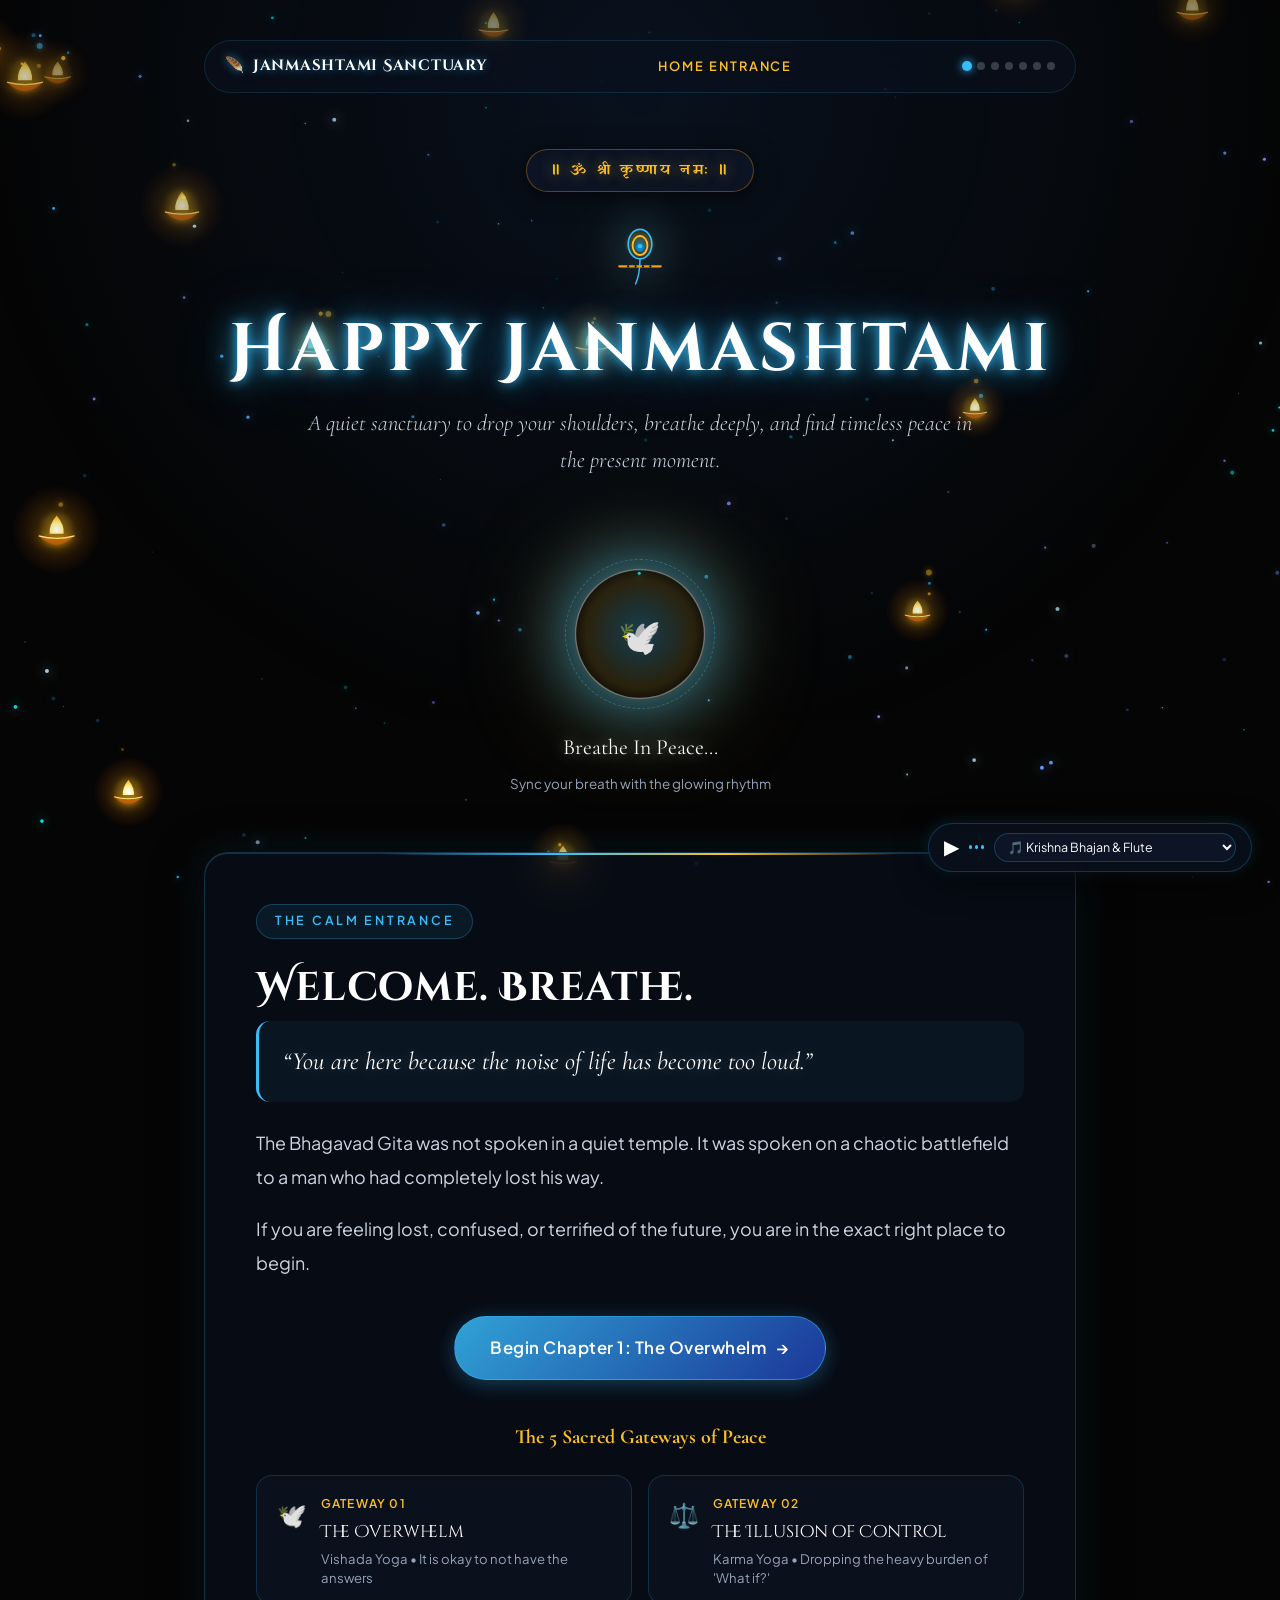
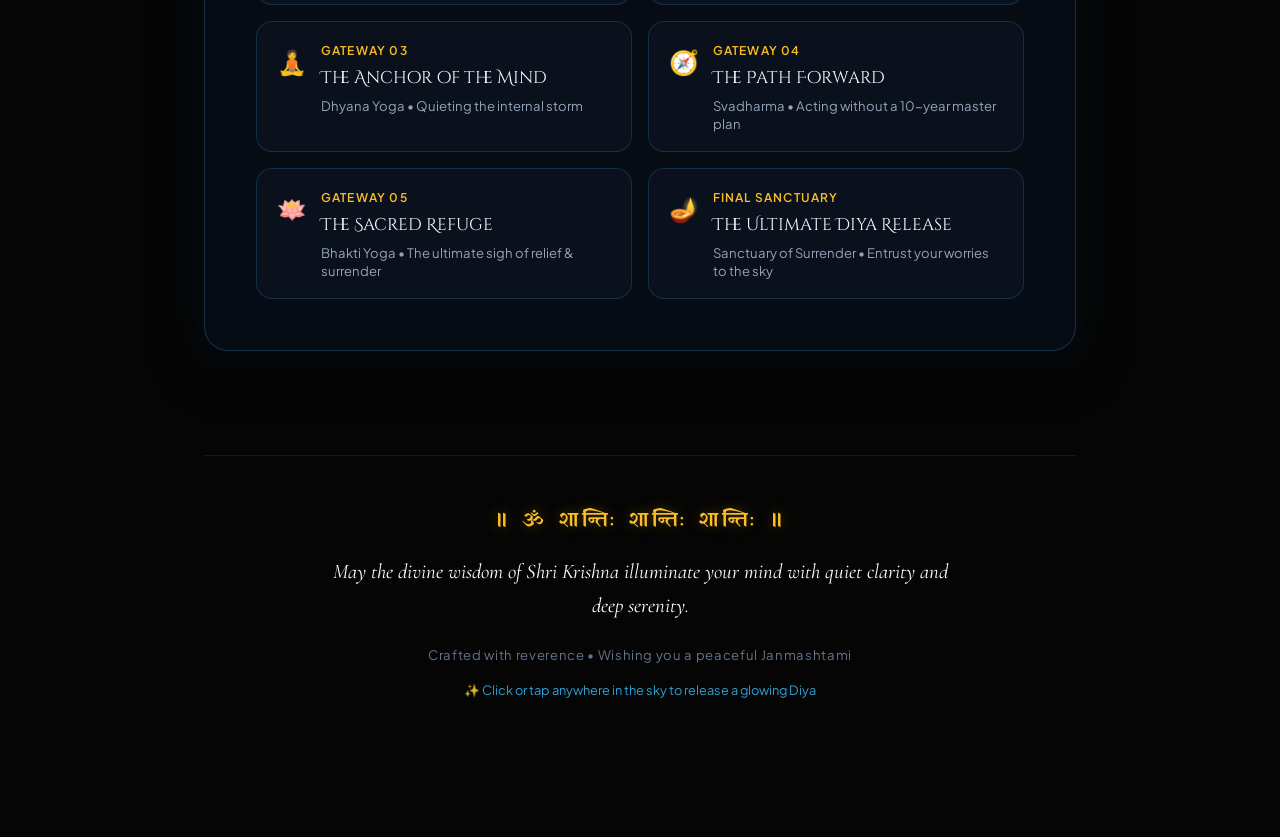
<file: index.html>
<!DOCTYPE html>
<html lang="en">
<head>
  <meta charset="UTF-8" />
  <meta name="viewport" content="width=device-width, initial-scale=1.0" />
  <title>Happy Janmashtami • The Bhagavad Gita Meditative Sanctuary</title>
  <meta name="description" content="A quiet sanctuary to drop your shoulders, breathe deeply, and find timeless peace through the Bhagavad Gita on Krishna Janmashtami." />

  <!-- Google Fonts -->
  <link rel="preconnect" href="https://fonts.googleapis.com" />
  <link rel="preconnect" href="https://fonts.gstatic.com" crossorigin />
  <link href="https://fonts.googleapis.com/css2?family=Cinzel+Decorative:wght@400;700;900&family=Cormorant+Garamond:ital,wght@0,300;0,400;0,600;1,400;1,600&family=Great+Vibes&family=Plus+Jakarta+Sans:wght@300;400;500;600;700&family=Yatra+One&display=swap" rel="stylesheet" />

  <!-- Shared Stylesheet -->
  <link rel="stylesheet" href="assets/css/style.css" />
</head>
<body>

  <!-- Persistent Fullscreen Night Sky Canvas (Never resets across chapters) -->
  <canvas id="night-sky-canvas"></canvas>
  <div class="ambient-radial-glow"></div>

  <!-- Sanctuary Main Container -->
  <main class="sanctuary-container">

    <!-- Top Persistent Navigation Header -->
    <header class="top-nav-bar">
      <a href="#home" class="nav-home-link" onclick="navigateTo('home'); return false;">
        <span>🪶</span>
        <span>Janmashtami Sanctuary</span>
      </a>
      <div class="nav-chapter-indicator" id="nav-chapter-indicator">Home Entrance</div>
      <div class="nav-progress-dots" id="nav-progress-dots">
        <a href="#home" class="progress-dot active" title="Home" onclick="navigateTo('home'); return false;"></a>
        <a href="#chapter1" class="progress-dot" title="Chapter 1" onclick="navigateTo('chapter1'); return false;"></a>
        <a href="#chapter2" class="progress-dot" title="Chapter 2" onclick="navigateTo('chapter2'); return false;"></a>
        <a href="#chapter3" class="progress-dot" title="Chapter 3" onclick="navigateTo('chapter3'); return false;"></a>
        <a href="#chapter4" class="progress-dot" title="Chapter 4" onclick="navigateTo('chapter4'); return false;"></a>
        <a href="#chapter5" class="progress-dot" title="Chapter 5" onclick="navigateTo('chapter5'); return false;"></a>
        <a href="#final" class="progress-dot" title="Final Diya Release" onclick="navigateTo('final'); return false;"></a>
      </div>
    </header>

    <!-- Dynamic Viewport Area (Seamlessly transitions without stopping audio) -->
    <div id="sanctuary-viewport" style="width: 100%; display: flex; flex-direction: column; align-items: center; transition: opacity 0.3s ease, transform 0.3s ease;">
      <!-- Content populated dynamically based on current route/chapter -->
    </div>

    <!-- Footer Blessing -->
    <footer class="site-footer">
      <div id="footer-sanskrit" class="footer-sanskrit">॥ ॐ शान्तिः शान्तिः शान्तिः ॥</div>
      <p id="footer-blessing" class="footer-blessing">
        May the divine wisdom of Shri Krishna illuminate your mind with quiet clarity and deep serenity.
      </p>
      <div id="footer-subtext" class="footer-subtext">
        Crafted with reverence • Wishing you a peaceful Janmashtami
      </div>
      <div class="footer-prompt">
        ✨ Click or tap anywhere in the sky to release a glowing Diya
      </div>
    </footer>

  </main>

  <!-- Persistent Floating Soundscape Widget (Continuous Uninterrupted Audio) -->
  <aside class="sound-widget" id="sound-widget">
    <button class="sound-btn" id="sound-toggle-btn" aria-label="Toggle Meditative Ambient Sound" title="Toggle Meditative Audio">
      <span id="sound-icon">▶</span>
    </button>
    <div class="sound-bars" id="sound-bars">
      <span class="sound-bar"></span>
      <span class="sound-bar"></span>
      <span class="sound-bar"></span>
    </div>
    <select class="sound-mode-select" id="sound-mode-select" title="Choose Meditative Soundscape">
      <option value="audio-file" selected>🎵 Krishna Bhajan & Flute</option>
      <option value="flute">🪈 Meditative Flute Synth</option>
      <option value="om">🕉️ Om Meditation (Om.mp3)</option>
      <option value="rain">🌧️ Night Rain & Peace (Night.mp3)</option>
    </select>
  </aside>

  <!-- Load all separate chapter data stores -->
  <script src="data/home.js"></script>
  <script src="data/chapter1.js"></script>
  <script src="data/chapter2.js"></script>
  <script src="data/chapter3.js"></script>
  <script src="data/chapter4.js"></script>
  <script src="data/chapter5.js"></script>
  <script src="data/final.js"></script>

  <!-- Shared Audio & Sky Engine -->
  <script src="assets/js/sky-canvas.js"></script>
  <script src="assets/js/audio.js"></script>

  <script>
    (function () {
      'use strict';

      const viewport = document.getElementById('sanctuary-viewport');
      const navIndicator = document.getElementById('nav-chapter-indicator');
      const dots = document.querySelectorAll('.progress-dot');

      const routes = {
        home: renderHomeView,
        chapter1: () => renderChapterView(window.CHAPTER1_DATA, 1),
        chapter2: () => renderChapterView(window.CHAPTER2_DATA, 2),
        chapter3: () => renderChapterView(window.CHAPTER3_DATA, 3),
        chapter4: () => renderChapterView(window.CHAPTER4_DATA, 4),
        chapter5: () => renderChapterView(window.CHAPTER5_DATA, 5),
        final: renderFinalView
      };

      const dotIndices = {
        home: 0,
        chapter1: 1,
        chapter2: 2,
        chapter3: 3,
        chapter4: 4,
        chapter5: 5,
        final: 6
      };

      function updateNavDots(currentKey) {
        const activeIdx = dotIndices[currentKey] !== undefined ? dotIndices[currentKey] : 0;
        dots.forEach((dot, idx) => {
          dot.classList.remove('active', 'completed');
          if (idx === activeIdx) {
            dot.classList.add('active');
          } else if (idx < activeIdx) {
            dot.classList.add('completed');
          }
        });
      }

      window.navigateTo = function (pageKey) {
        if (!routes[pageKey]) pageKey = 'home';

        // Update URL hash without reload
        if (window.location.hash !== `#${pageKey}`) {
          window.location.hash = `#${pageKey}`;
        }

        // Smooth transition
        viewport.style.opacity = '0';
        viewport.style.transform = 'translateY(12px)';

        setTimeout(() => {
          routes[pageKey]();
          updateNavDots(pageKey);
          window.scrollTo({ top: 0, behavior: 'smooth' });

          viewport.style.opacity = '1';
          viewport.style.transform = 'translateY(0)';
        }, 200);
      };

      // -----------------------------------------------------------------------
      // VIEW RENDERERS
      // -----------------------------------------------------------------------

      // 1. HOME VIEW
      function renderHomeView() {
        const data = window.HOME_DATA || {};
        navIndicator.textContent = "Home Entrance";

        let chapterCardsHtml = '';
        if (Array.isArray(data.chapterCards)) {
          chapterCardsHtml = data.chapterCards.map(c => `
            <a href="${c.link}" onclick="navigateTo('${c.link.replace('#','')}'); return false;" class="home-chapter-card" style="
              display: flex;
              align-items: flex-start;
              gap: 0.85rem;
              background: rgba(14, 21, 36, 0.65);
              border: 1px solid rgba(56, 189, 248, 0.18);
              padding: 1.1rem 1.25rem;
              border-radius: 16px;
              text-decoration: none;
              color: inherit;
              transition: all 0.25s ease;
            ">
              <span style="font-size: 1.5rem;">${c.icon}</span>
              <div>
                <div style="font-size: 0.75rem; text-transform: uppercase; color: var(--gold-warm); font-weight: 600; letter-spacing: 0.1em;">
                  ${c.num === '✨' ? 'Final Sanctuary' : 'Gateway ' + c.num}
                </div>
                <div style="font-family: var(--font-display); font-size: 1.05rem; color: #ffffff; margin: 0.2rem 0;">
                  ${c.title}
                </div>
                <div style="font-size: 0.82rem; color: var(--text-muted); line-height: 1.4;">
                  ${c.subtitle}
                </div>
              </div>
            </a>
          `).join('');
        }

        viewport.innerHTML = `
          <!-- Divine Hero Header -->
          <section class="hero-header">
            <div class="sanskrit-invocation">${data.header?.sanskritGreeting || '॥ ॐ श्री कृष्णाय नमः ॥'}</div>

            <svg class="divine-emblem" viewBox="0 0 100 100" fill="none" xmlns="http://www.w3.org/2000/svg">
              <circle cx="50" cy="38" r="24" fill="url(#featherGlowHome)" />
              <ellipse cx="50" cy="38" rx="16" ry="20" fill="none" stroke="#38bdf8" stroke-width="2.2" />
              <ellipse cx="50" cy="40" rx="10" ry="13" fill="none" stroke="#fbbf24" stroke-width="2.5" />
              <circle cx="50" cy="42" r="6" fill="#0284c7" />
              <circle cx="50" cy="41" r="3" fill="#38bdf8" />
              <path d="M50 58 Q 50 78 44 92" stroke="#38bdf8" stroke-width="2" stroke-linecap="round" />
              <path d="M22 68 L78 68" stroke="#f59e0b" stroke-width="3" stroke-linecap="round" />
              <circle cx="34" cy="68" r="1.5" fill="#050505" />
              <circle cx="44" cy="68" r="1.5" fill="#050505" />
              <circle cx="54" cy="68" r="1.5" fill="#050505" />
              <circle cx="64" cy="68" r="1.5" fill="#050505" />
              <defs>
                <radialGradient id="featherGlowHome" cx="0.5" cy="0.5" r="0.5">
                  <stop offset="0%" stop-color="#38bdf8" stop-opacity="0.45" />
                  <stop offset="60%" stop-color="#fbbf24" stop-opacity="0.2" />
                  <stop offset="100%" stop-color="#050505" stop-opacity="0" />
                </radialGradient>
              </defs>
            </svg>

            <h1 class="main-title">${data.header?.title || 'Happy Janmashtami'}</h1>
            <p class="hero-subtitle">${data.header?.subtitle || ''}</p>
          </section>

          <!-- Guided Breathing Pacer -->
          <section class="breathing-section">
            <div class="breath-circle-container" id="breath-circle-btn" title="Click to sync breath">
              <div class="breath-ring-outer"></div>
              <div class="breath-circle-glow" id="breath-circle-glow">
                <span class="breath-center-icon">🕊️</span>
              </div>
            </div>
            <div class="breath-status-text" id="breath-status-text">Breathe In Peace...</div>
            <div class="breath-hint-text">${data.breathingGuide?.hint || 'Sync your breath with the glowing rhythm'}</div>
          </section>

          <!-- The Calm Entrance Card -->
          <article class="sanctuary-card">
            <div class="card-top-tag">${data.calmEntrance?.tag || 'The Calm Entrance'}</div>
            <h2 class="card-title">${data.calmEntrance?.title || 'Welcome. Breathe.'}</h2>
            <div class="verse-quote-box" style="margin-bottom: 1.5rem;">
              “${data.calmEntrance?.openingThought || 'You are here because the noise of life has become too loud.'}”
            </div>
            <div class="meaning-paragraphs" style="margin-bottom: 2.25rem;">
              ${Array.isArray(data.calmEntrance?.coreNarrative) ? data.calmEntrance.coreNarrative.map(p => `<p>${p}</p>`).join('') : ''}
            </div>

            <!-- Primary Action: Begin Chapter 1 -->
            <div style="text-align: center; margin-bottom: 2.5rem;">
              <a href="#chapter1" onclick="navigateTo('chapter1'); return false;" class="stepper-btn next" style="font-size: 1.05rem; padding: 1rem 2.2rem; cursor: pointer;">
                <span>Begin Chapter 1: The Overwhelm</span>
                <span>→</span>
              </a>
            </div>

            <!-- Gateways Grid -->
            <h3 style="font-family: var(--font-serif); font-size: 1.25rem; color: var(--gold-warm); margin-bottom: 1.25rem; text-align: center;">
              The 5 Sacred Gateways of Peace
            </h3>
            <div style="display: grid; grid-template-columns: repeat(auto-fit, minmax(250px, 1fr)); gap: 1rem;">
              ${chapterCardsHtml}
            </div>
          </article>
        `;

        initBreathingPacer(data.breathingGuide?.phases);
      }

      // 2. CHAPTER VIEW (Chapters 1 to 5)
      function renderChapterView(data, chapterNum) {
        if (!data) return;
        navIndicator.textContent = `Chapter ${chapterNum} of 5`;

        const prevKey = data.prevLink ? data.prevLink.replace('#', '') : 'home';
        const nextKey = data.nextLink ? data.nextLink.replace('#', '') : (chapterNum === 5 ? 'final' : `chapter${chapterNum + 1}`);

        const takeawaysHtml = Array.isArray(data.practicalTakeaway?.points)
          ? data.practicalTakeaway.points.map(pt => `
              <li class="takeaway-item">
                <span class="takeaway-bullet">✦</span>
                <span>${pt}</span>
              </li>
            `).join('')
          : '';

        const paragraphsHtml = Array.isArray(data.meaningForYou?.paragraphs)
          ? data.meaningForYou.paragraphs.map(p => `<p>${p}</p>`).join('')
          : '';

        viewport.innerHTML = `
          <!-- Divine Header -->
          <section class="hero-header">
            <div class="sanskrit-invocation">${data.header?.sanskritGreeting || '॥ ॐ श्री कृष्णाय नमः ॥'}</div>
            <div class="card-top-tag">${data.header?.tag || `Section ${chapterNum}`}</div>
            <h1 class="main-title">${data.header?.title || ''}</h1>
            <p class="hero-subtitle">${data.header?.subtitle || ''}</p>
          </section>

          <!-- Sanctuary Wisdom Card -->
          <article class="sanctuary-card">
            
            <!-- Sanskrit Shloka Box -->
            <div class="shloka-box">
              <div class="shloka-text">${data.sanskritBlock?.quote || ''}</div>
              <div class="shloka-ref">— ${data.sanskritBlock?.reference || ''}</div>
              <div style="font-size: 0.78rem; color: var(--text-dim); margin-top: 0.4rem; font-style: italic;">
                ${data.sanskritBlock?.transliteration || ''}
              </div>
            </div>

            <!-- Verse Quote -->
            <div class="verse-quote-box">${data.verse?.highlightText || ''}</div>

            <!-- Meaning for You -->
            <div class="meaning-section">
              <div class="meaning-heading">${data.meaningForYou?.heading || 'The Meaning for You:'}</div>
              <div class="meaning-paragraphs">${paragraphsHtml}</div>
            </div>

            <!-- Practical Takeaway -->
            <div class="takeaway-box">
              <div class="takeaway-title">
                <span>🪔</span>
                <span>${data.practicalTakeaway?.heading || 'What this means for you tonight:'}</span>
              </div>
              <ul class="takeaway-list">${takeawaysHtml}</ul>
            </div>

            <!-- Mantra Bottom Bar -->
            <div class="card-bottom-bar">
              <div class="mantra-badge">
                <span>🕊️</span>
                <span>Mantra: “${data.mantra || ''}”</span>
              </div>
              <button class="action-btn-pill" onclick="copyChapterWisdom('${data.header?.title || ''}', '${data.sanskritBlock?.reference || ''}', '${data.mantra || ''}')" title="Save wisdom to clipboard">
                <span>📋</span>
                <span>Save Wisdom</span>
              </button>
            </div>

          </article>

          <!-- Chapter Stepper Navigation -->
          <nav class="chapter-stepper-nav">
            <a href="#${prevKey}" onclick="navigateTo('${prevKey}'); return false;" class="stepper-btn prev">
              ${data.prevText || '← Previous'}
            </a>
            <a href="#${nextKey}" onclick="navigateTo('${nextKey}'); return false;" class="stepper-btn ${chapterNum === 5 ? 'final-glow' : 'next'}">
              ${data.nextText || 'Next Chapter →'}
            </a>
          </nav>
        `;
      }

      // 3. FINAL SANCTUARY VIEW
      function renderFinalView() {
        const data = window.FINAL_DATA || {};
        navIndicator.textContent = "Final Sanctuary";

        const presetsHtml = Array.isArray(data.ritual?.presetWorries)
          ? data.ritual.presetWorries.map(txt => `
              <button type="button" class="preset-chip" onclick="document.getElementById('final-worry-input').value='${txt}'; document.getElementById('final-worry-input').focus();">
                ${txt}
              </button>
            `).join('')
          : '';

        const summaryHtml = Array.isArray(data.journeySummary)
          ? data.journeySummary.map(item => `
              <div style="display: flex; justify-content: space-between; align-items: center; padding: 0.65rem 0.95rem; background: rgba(14, 21, 36, 0.55); border-radius: 10px; font-size: 0.9rem;">
                <div>
                  <span style="color: var(--blue-electric); font-weight: 600;">${item.chapter}:</span>
                  <span style="color: #ffffff; margin-left: 0.4rem;">${item.title}</span>
                </div>
                <div style="color: var(--gold-warm); font-style: italic; font-size: 0.82rem;">
                  “${item.mantra}”
                </div>
              </div>
            `).join('')
          : '';

        viewport.innerHTML = `
          <!-- Divine Header -->
          <section class="hero-header">
            <div class="sanskrit-invocation">${data.header?.sanskritGreeting || '॥ ॐ नमो भगवते वासुदेवाय ॥'}</div>
            <div class="card-top-tag" style="border-color: var(--border-gold); color: var(--gold-warm); background: rgba(245, 158, 11, 0.1);">
              ${data.header?.tag || 'The Sanctuary of Surrender'}
            </div>
            <h1 class="main-title">${data.header?.title || 'The Ultimate Diya Release'}</h1>
            <p class="hero-subtitle">${data.header?.subtitle || ''}</p>
          </section>

          <!-- Interactive Ritual Card -->
          <article class="sanctuary-card ritual-card">
            <div style="font-size: 2.6rem; margin-bottom: 0.5rem; animation: floatSlow 4s ease-in-out infinite;">🪔</div>
            <h2 class="card-title" style="color: #ffffff;">${data.ritual?.title || 'Light Your Diya of Surrender'}</h2>
            <p class="card-subtitle" style="max-width: 600px; margin: 0 auto 1.5rem; color: #cbd5e1;">
              ${data.ritual?.prompt || ''}
            </p>

            <form class="ritual-form" id="final-ritual-form" onsubmit="handleFinalRitual(event)">
              <input 
                type="text" 
                id="final-worry-input" 
                class="ritual-input" 
                placeholder="${data.ritual?.inputPlaceholder || 'Type your worry here...'}" 
                autocomplete="off" 
                maxlength="120"
              />
              <button type="submit" class="ritual-submit-btn">
                ${data.ritual?.buttonText || 'Release into the Sky 🪔'}
              </button>
            </form>

            <div class="preset-worries-grid">${presetsHtml}</div>

            <div style="margin-top: 1.75rem; font-size: 0.85rem; color: var(--gold-warm); letter-spacing: 0.05em;">
              ✨ <span id="diya-count-display">108</span> Diyas currently glowing in the celestial sky
            </div>
          </article>

          <!-- Closing Reflection Card -->
          <article class="sanctuary-card">
            <div class="card-top-tag">Timeless Solace • BG 6.40</div>
            <h2 class="card-title">${data.closingReflection?.heading || 'The Eternal Assurance'}</h2>

            <div class="shloka-box">
              <div class="shloka-text">${data.closingReflection?.sanskritQuote || ''}</div>
              <div class="shloka-ref">— ${data.closingReflection?.sanskritRef || ''}</div>
            </div>

            <div class="verse-quote-box">${data.closingReflection?.translation || ''}</div>

            <div class="meaning-paragraphs" style="margin-bottom: 2rem;">
              <p>${data.closingReflection?.reflectionText || ''}</p>
            </div>

            <div class="takeaway-box">
              <div class="takeaway-title">
                <span>🕊️</span>
                <span>Your Complete 5-Gateway Journey:</span>
              </div>
              <div style="display: flex; flex-direction: column; gap: 0.75rem;">
                ${summaryHtml}
              </div>
            </div>

            <div style="text-align: center; margin-top: 1.5rem;">
              <a href="#home" onclick="navigateTo('home'); return false;" class="stepper-btn prev" style="margin-right: 0.5rem; cursor: pointer;">
                ← Return to Home Sanctuary
              </a>
              <a href="#chapter1" onclick="navigateTo('chapter1'); return false;" class="action-btn-pill" style="padding: 0.75rem 1.4rem; font-size: 0.9rem; cursor: pointer;">
                Re-experience Chapters
              </a>
            </div>
          </article>
        `;
      }

      // Breathing Pacer Engine
      function initBreathingPacer(phases) {
        const glow = document.getElementById('breath-circle-glow');
        const text = document.getElementById('breath-status-text');
        const btn = document.getElementById('breath-circle-btn');
        if (!glow || !text) return;

        const defaultPhases = [
          { text: "Breathe In Peace...", duration: 4000, class: "inhale" },
          { text: "Hold Gently...", duration: 4000, class: "hold" },
          { text: "Exhale All Worry...", duration: 4000, class: "exhale" },
          { text: "Rest in Stillness...", duration: 4000, class: "rest" }
        ];

        const activePhases = Array.isArray(phases) && phases.length > 0 ? phases : defaultPhases;
        let pIdx = 0;

        function run() {
          if (!document.getElementById('breath-circle-glow')) return;
          const cur = activePhases[pIdx];
          glow.className = `breath-circle-glow ${cur.class}`;
          text.style.opacity = '0';
          setTimeout(() => {
            if (document.getElementById('breath-status-text')) {
              text.textContent = cur.text;
              text.style.opacity = '1';
            }
          }, 250);
          pIdx = (pIdx + 1) % activePhases.length;
          setTimeout(run, cur.duration || 4000);
        }

        run();

        if (btn) {
          btn.addEventListener('click', () => {
            if (window.spawnSanctuaryDiya) {
              window.spawnSanctuaryDiya(btn.getBoundingClientRect().left + 75, btn.getBoundingClientRect().top + 75);
            }
            if (window.showSanctuaryToast) {
              window.showSanctuaryToast("🕊️ Breathing deep and centered...");
            }
          });
        }
      }

      // Final Ritual Submit Handler
      let diyaCounter = 108;
      window.handleFinalRitual = function (e) {
        e.preventDefault();
        const input = document.getElementById('final-worry-input');
        if (!input) return;
        const text = input.value.trim();
        if (!text) return;

        const centerX = window.innerWidth / 2;
        const bottomY = window.innerHeight - 80;

        if (window.spawnSanctuaryDiya) {
          // Launch the main dedicated Diya with the user's exact written text!
          window.spawnSanctuaryDiya(centerX, bottomY, text);
          for (let i = 0; i < 3; i++) {
            setTimeout(() => {
              window.spawnSanctuaryDiya(centerX + (Math.random() - 0.5) * 160, bottomY + Math.random() * 30 + 20, "✨ Surrendered");
            }, (i + 1) * 250);
          }
        }

        diyaCounter += 1;
        const countDisplay = document.getElementById('diya-count-display');
        if (countDisplay) countDisplay.textContent = diyaCounter;

        input.value = '';
        const toastMsg = window.FINAL_DATA?.ritual?.successToast || "🪔 Your prayer has dissolved into rising light.";
        if (window.showSanctuaryToast) window.showSanctuaryToast(toastMsg);
      };

      // Copy Wisdom Helper
      window.copyChapterWisdom = function (title, ref, mantra) {
        const textToCopy = `${title} (${ref})\n\nMantra: “${mantra}”\n\n— The Bhagavad Gita Meditative Sanctuary`;
        navigator.clipboard.writeText(textToCopy).then(() => {
          if (window.showSanctuaryToast) window.showSanctuaryToast("✨ Saved reflection to clipboard!");
        }).catch(() => {
          if (window.showSanctuaryToast) window.showSanctuaryToast("✨ Reflection noted in your heart.");
        });
      };

      // URL Hash Router Hook
      function handleHashChange() {
        const hash = window.location.hash.replace('#', '') || 'home';
        navigateTo(hash);
      }

      window.addEventListener('hashchange', handleHashChange);
      window.addEventListener('DOMContentLoaded', () => {
        const initialPage = window.location.hash.replace('#', '') || 'home';
        navigateTo(initialPage);
      });

    })();
  </script>
</body>
</html>
</file>
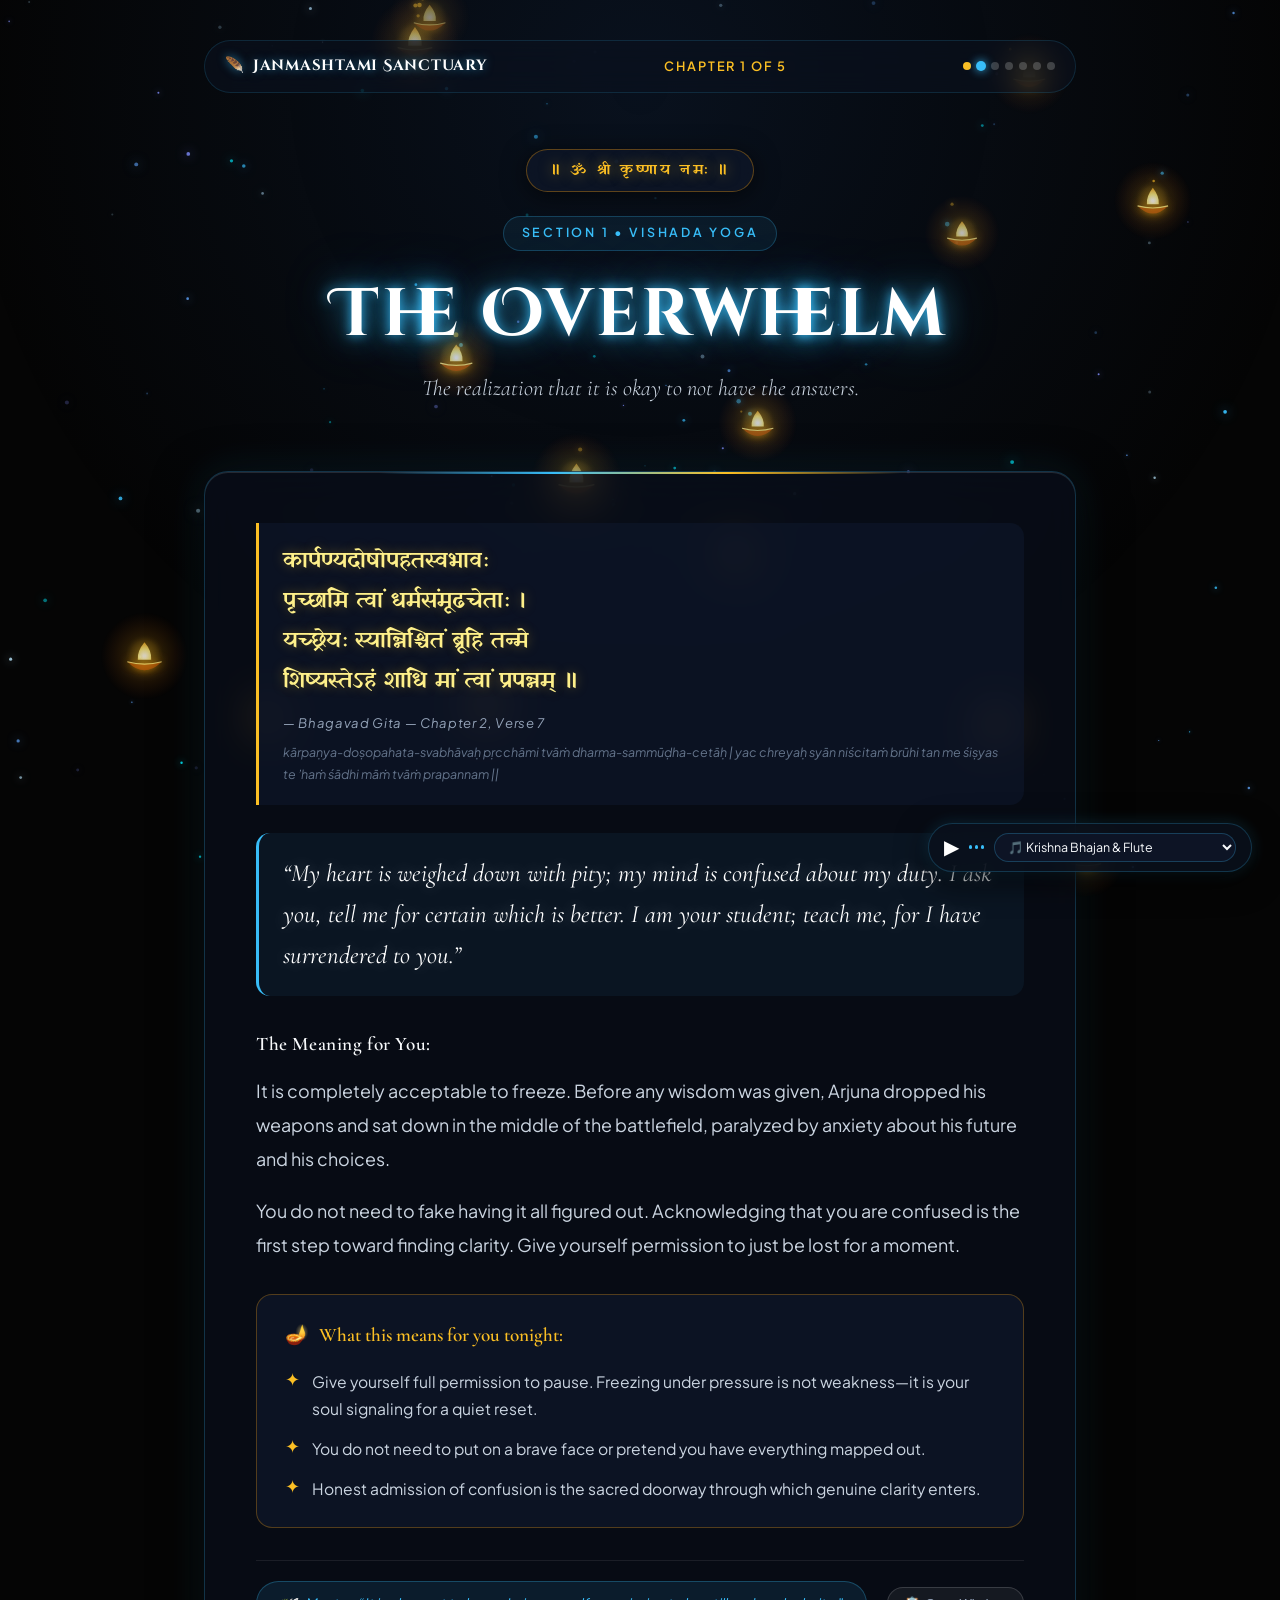
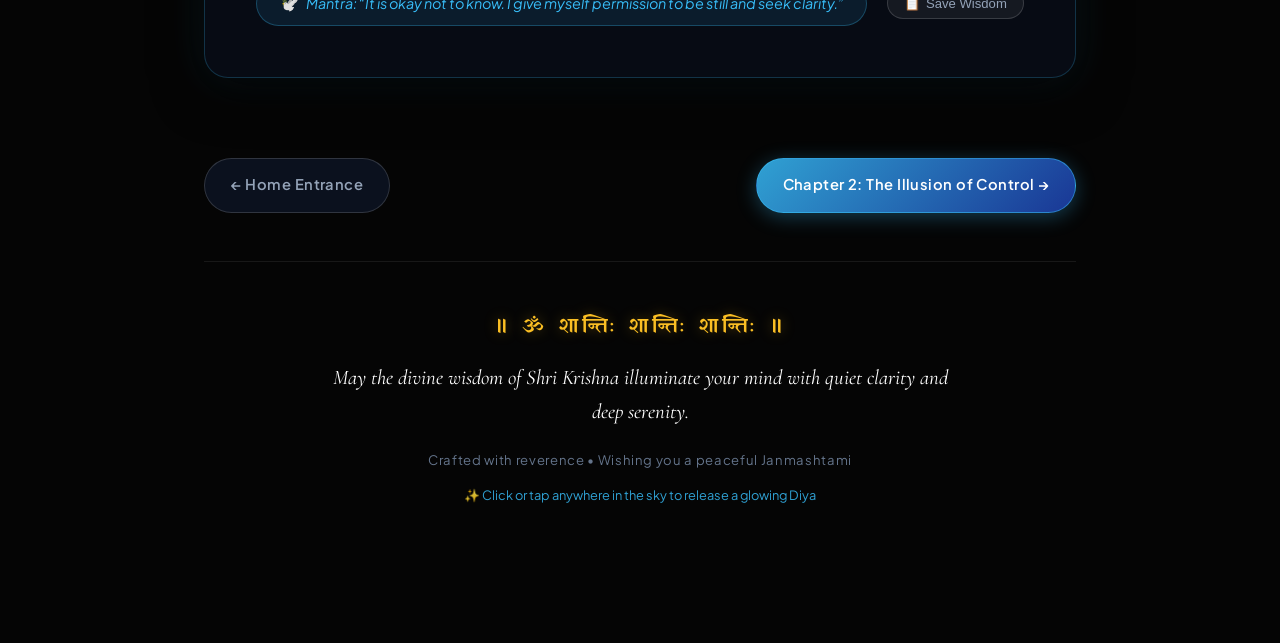
<file: chapter1.html>
<!DOCTYPE html>
<html lang="en">
<head>
  <meta charset="UTF-8" />
  <meta http-equiv="refresh" content="0; url=index.html#chapter1" />
  <title>Chapter 1: The Overwhelm • The Bhagavad Gita Meditative Sanctuary</title>
  <script>
    window.location.replace("index.html#chapter1");
  </script>
</head>
<body style="background: #050505; color: #ffffff; font-family: sans-serif; text-align: center; padding-top: 20vh;">
  <p>Entering Chapter 1: The Overwhelm...</p>
  <p><a href="index.html#chapter1" style="color: #38bdf8;">Click here if not redirected automatically</a></p>
</body>
</html>
</file>
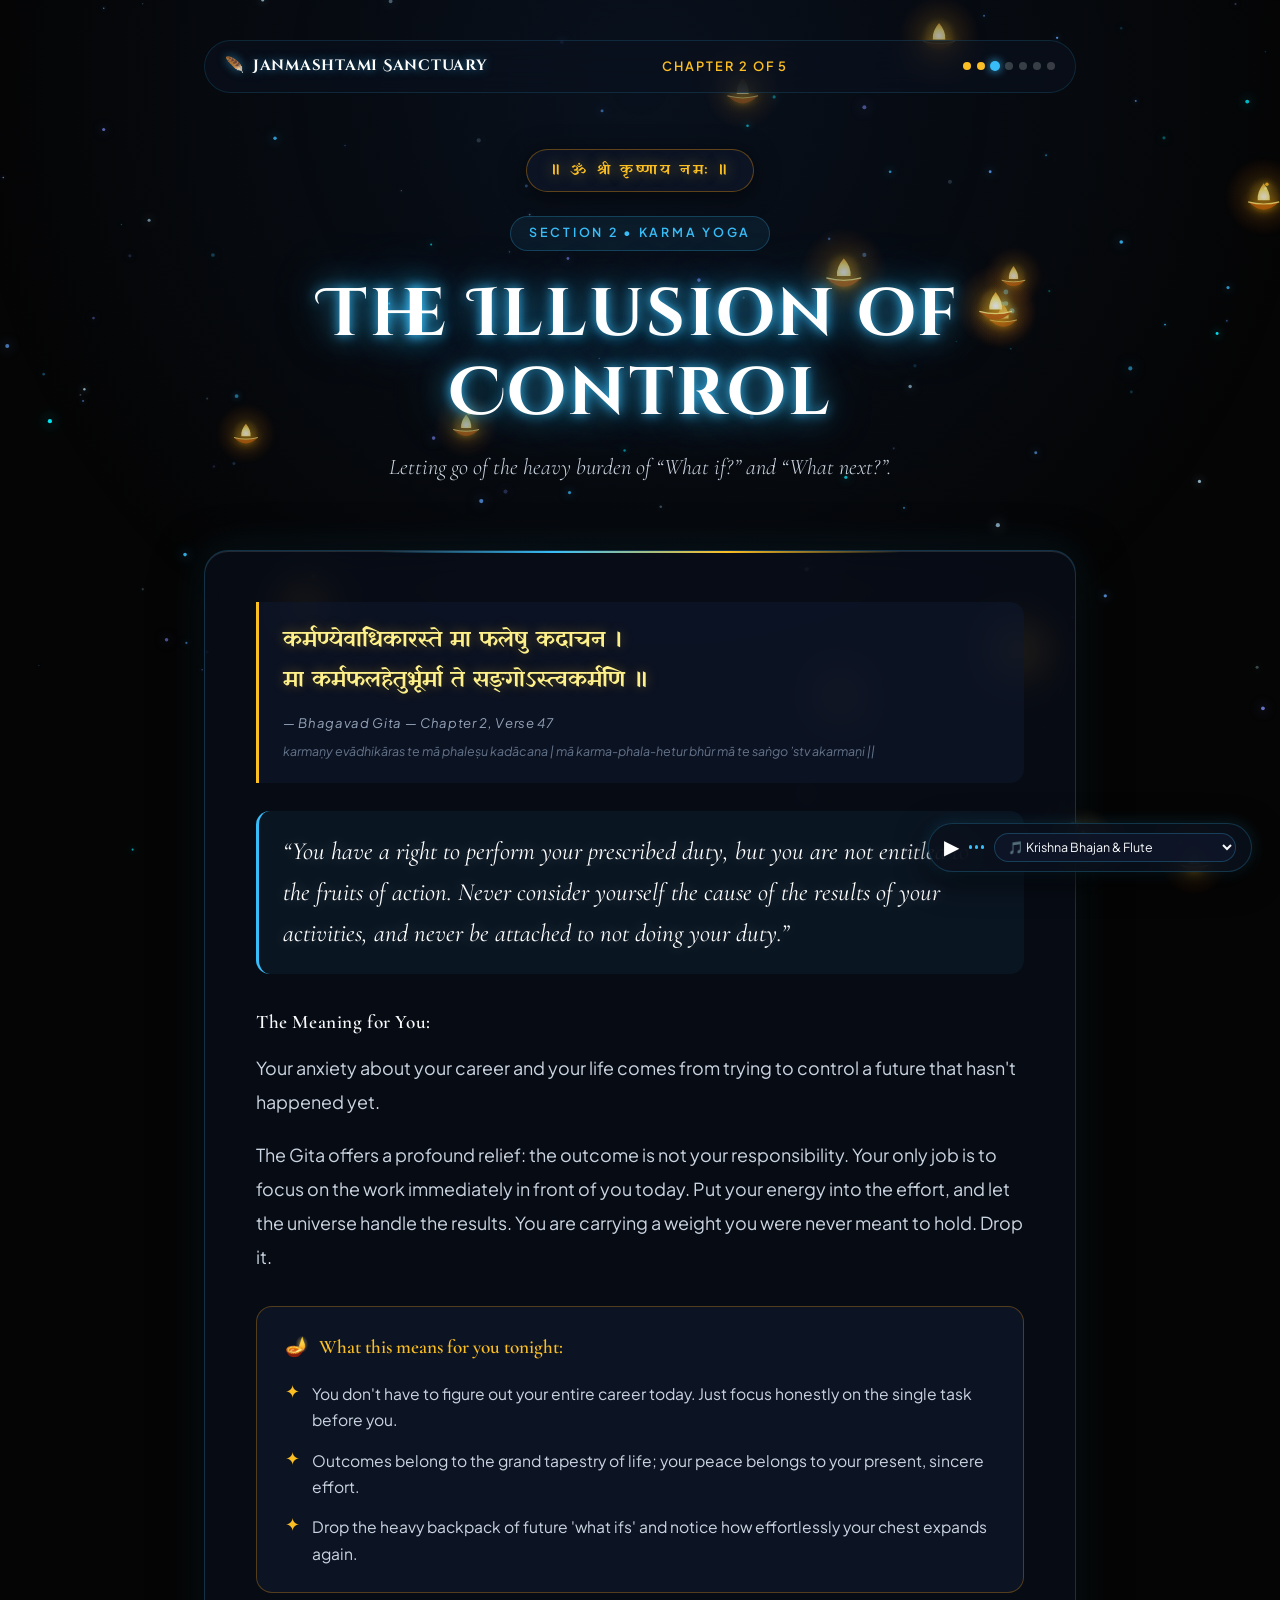
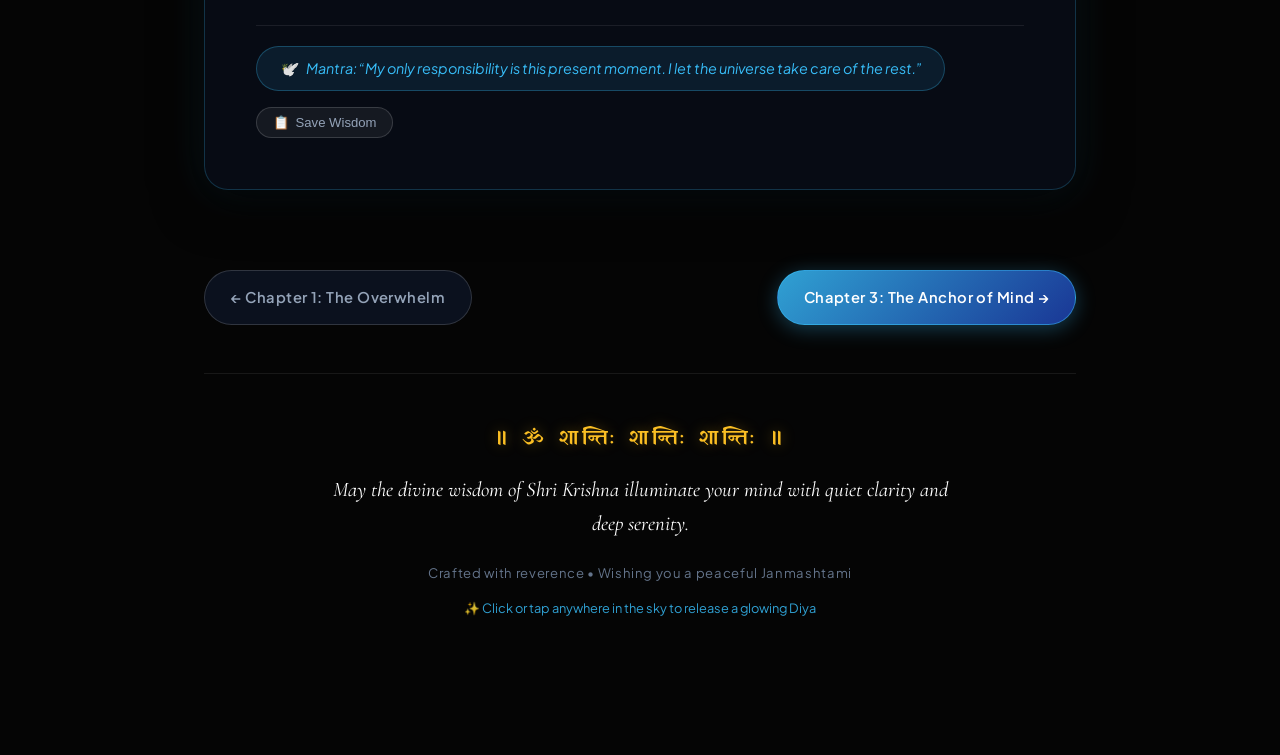
<file: chapter2.html>
<!DOCTYPE html>
<html lang="en">
<head>
  <meta charset="UTF-8" />
  <meta http-equiv="refresh" content="0; url=index.html#chapter2" />
  <title>Chapter 2: The Illusion of Control • The Bhagavad Gita Meditative Sanctuary</title>
  <script>
    window.location.replace("index.html#chapter2");
  </script>
</head>
<body style="background: #050505; color: #ffffff; font-family: sans-serif; text-align: center; padding-top: 20vh;">
  <p>Entering Chapter 2: The Illusion of Control...</p>
  <p><a href="index.html#chapter2" style="color: #38bdf8;">Click here if not redirected automatically</a></p>
</body>
</html>
</file>
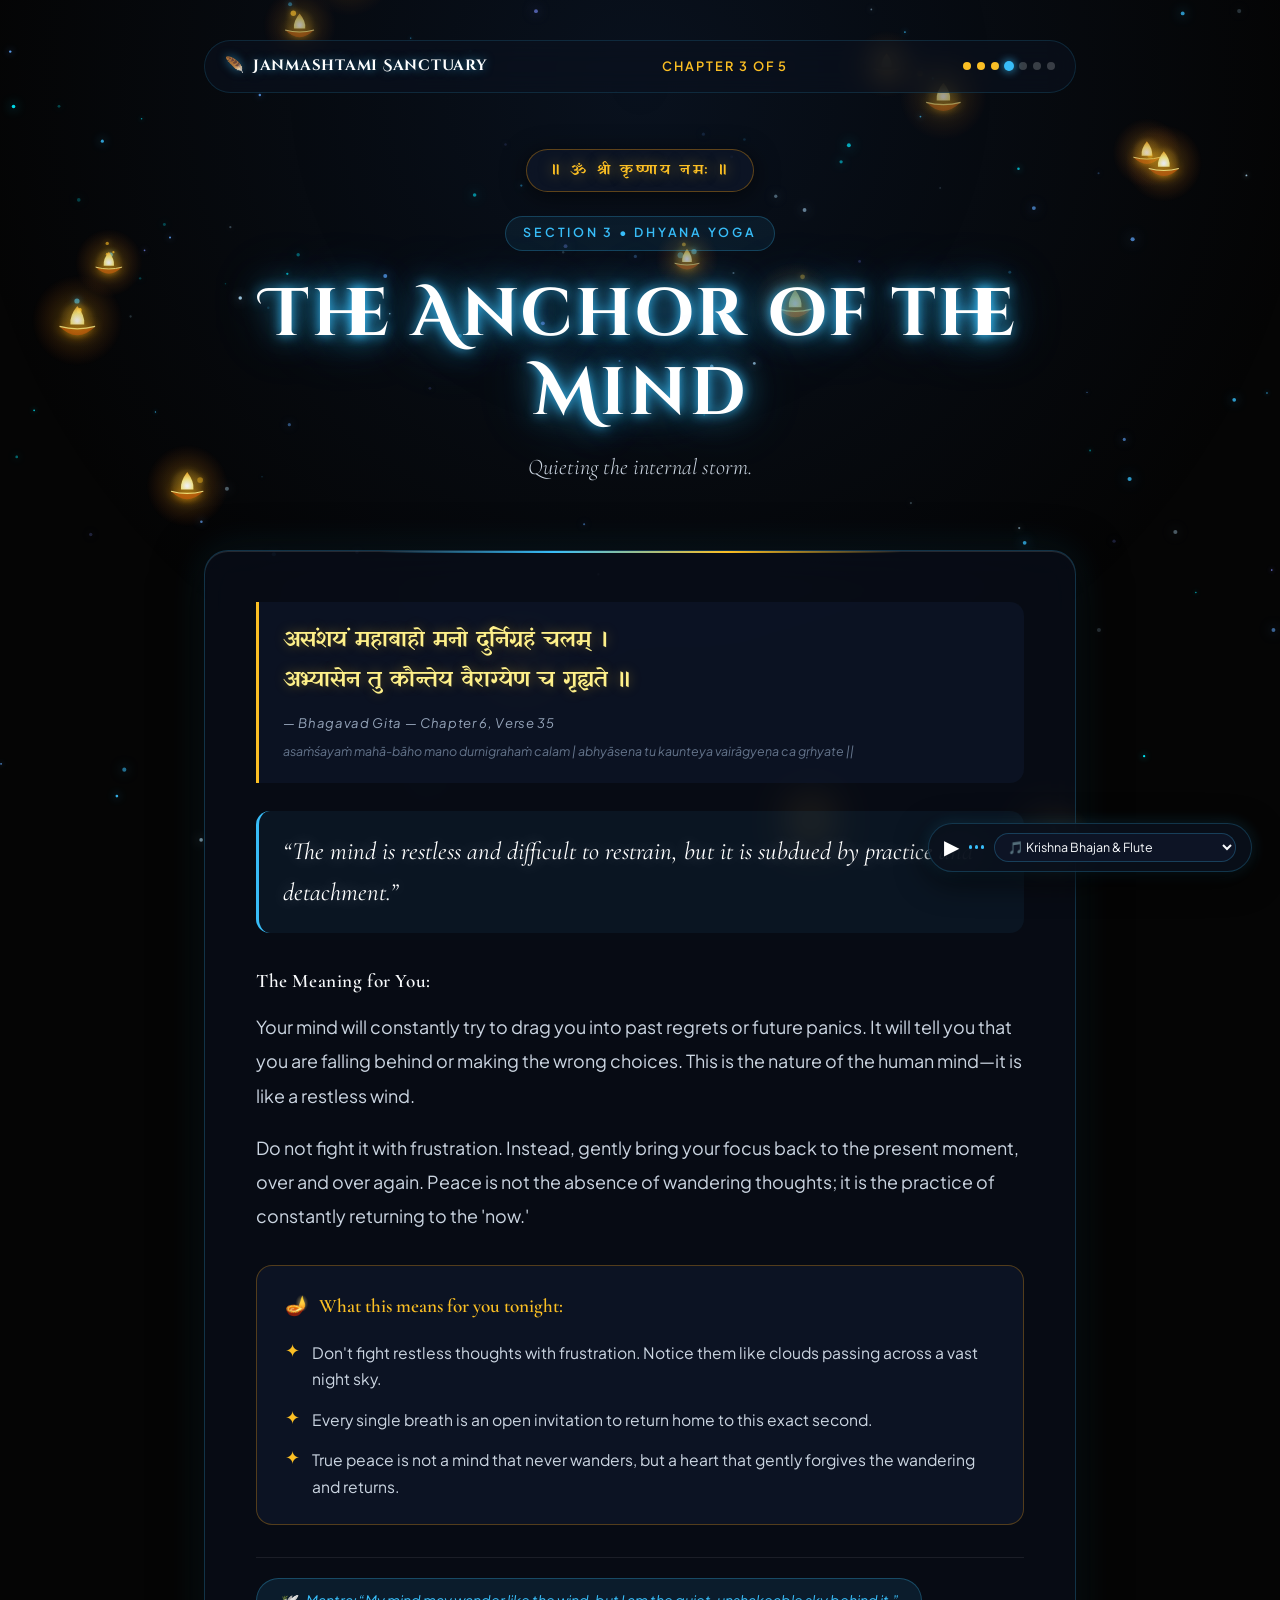
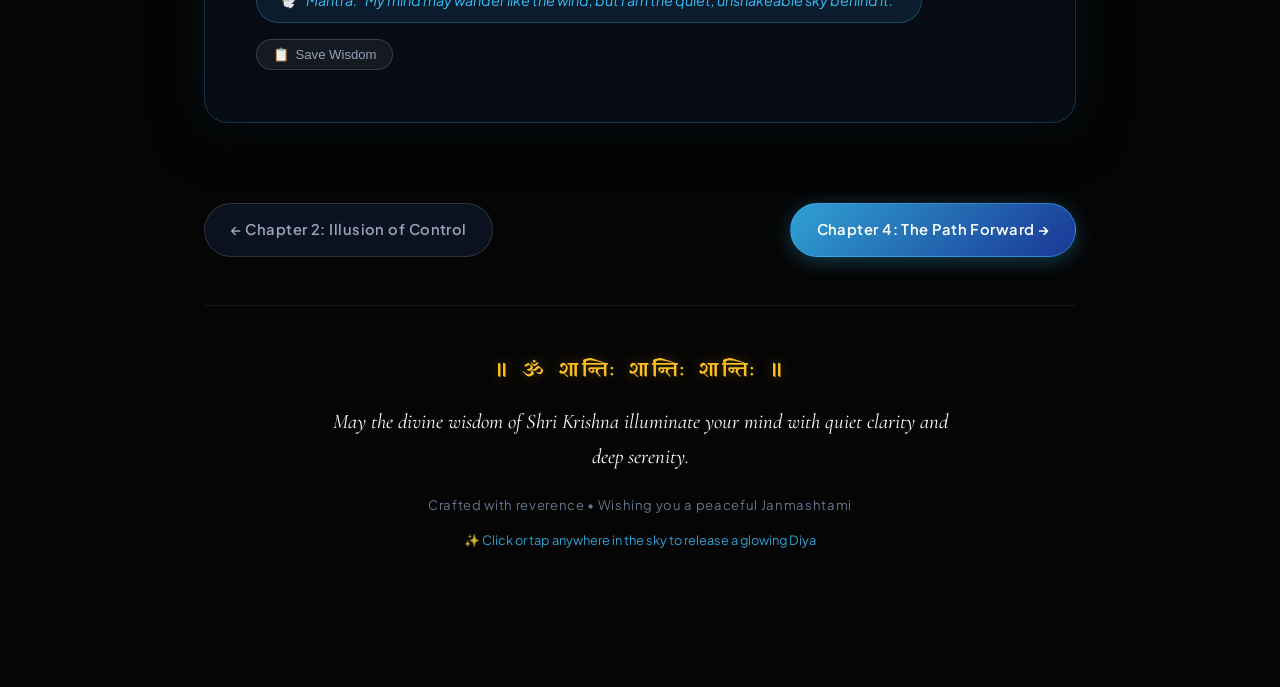
<file: chapter3.html>
<!DOCTYPE html>
<html lang="en">
<head>
  <meta charset="UTF-8" />
  <meta http-equiv="refresh" content="0; url=index.html#chapter3" />
  <title>Chapter 3: The Anchor of the Mind • The Bhagavad Gita Meditative Sanctuary</title>
  <script>
    window.location.replace("index.html#chapter3");
  </script>
</head>
<body style="background: #050505; color: #ffffff; font-family: sans-serif; text-align: center; padding-top: 20vh;">
  <p>Entering Chapter 3: The Anchor of the Mind...</p>
  <p><a href="index.html#chapter3" style="color: #38bdf8;">Click here if not redirected automatically</a></p>
</body>
</html>
</file>
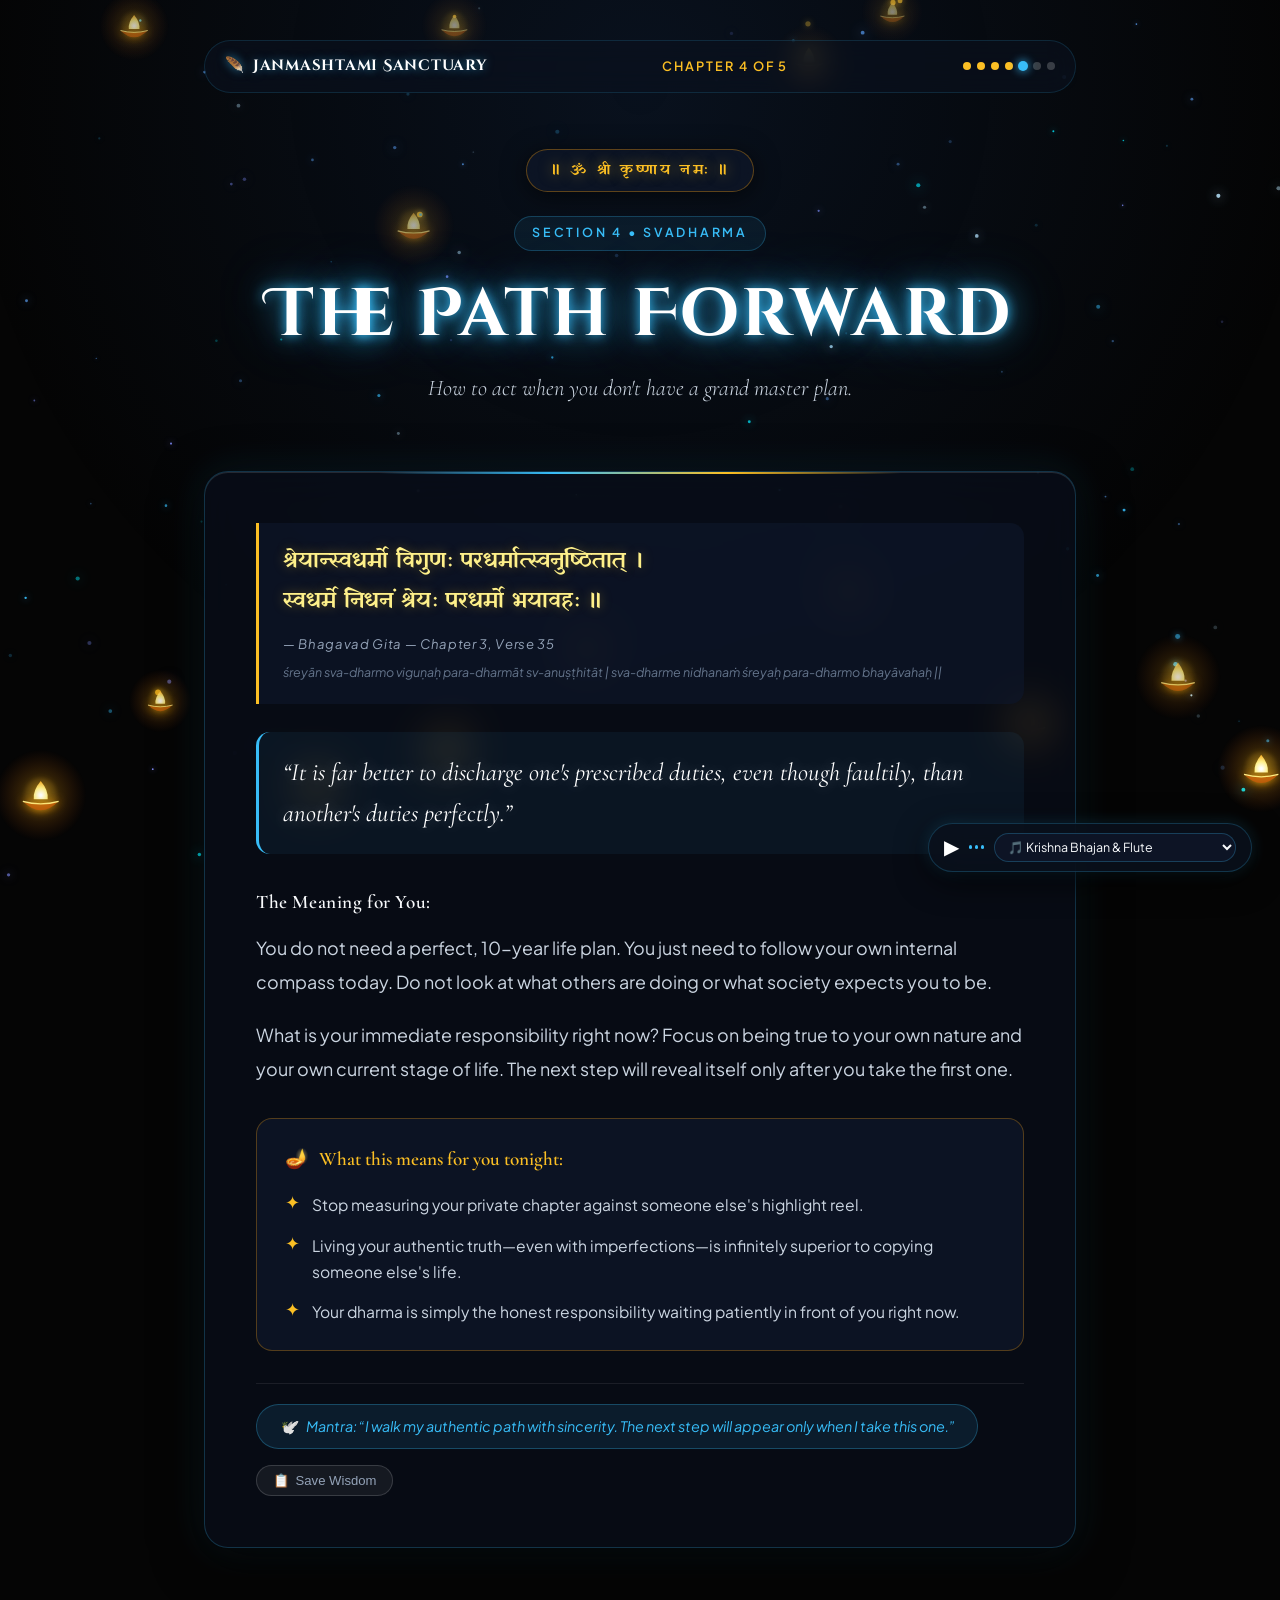
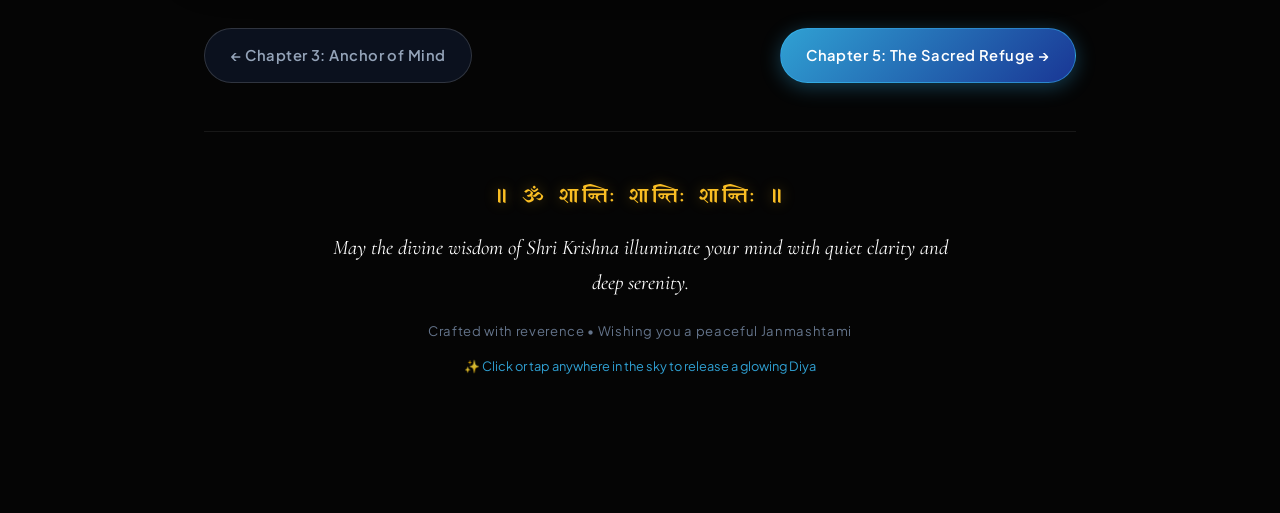
<file: chapter4.html>
<!DOCTYPE html>
<html lang="en">
<head>
  <meta charset="UTF-8" />
  <meta http-equiv="refresh" content="0; url=index.html#chapter4" />
  <title>Chapter 4: The Path Forward • The Bhagavad Gita Meditative Sanctuary</title>
  <script>
    window.location.replace("index.html#chapter4");
  </script>
</head>
<body style="background: #050505; color: #ffffff; font-family: sans-serif; text-align: center; padding-top: 20vh;">
  <p>Entering Chapter 4: The Path Forward...</p>
  <p><a href="index.html#chapter4" style="color: #38bdf8;">Click here if not redirected automatically</a></p>
</body>
</html>
</file>
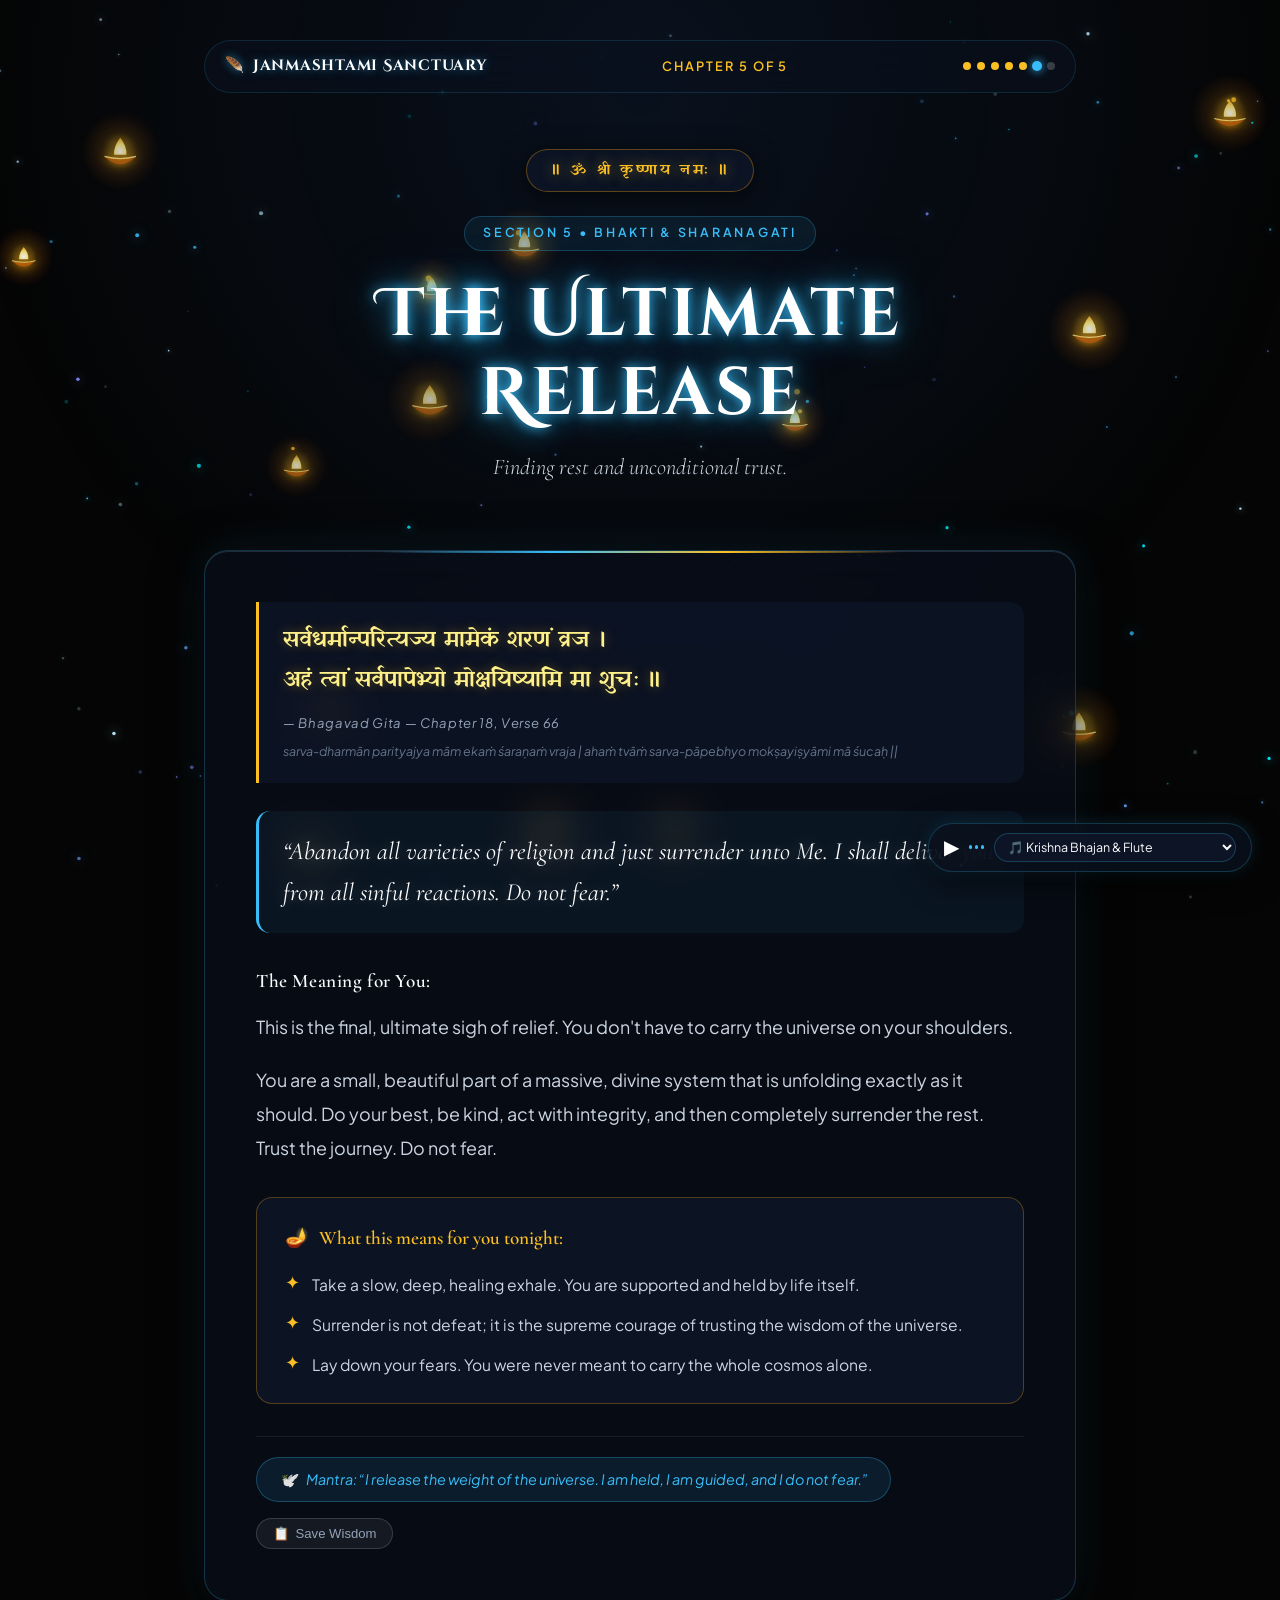
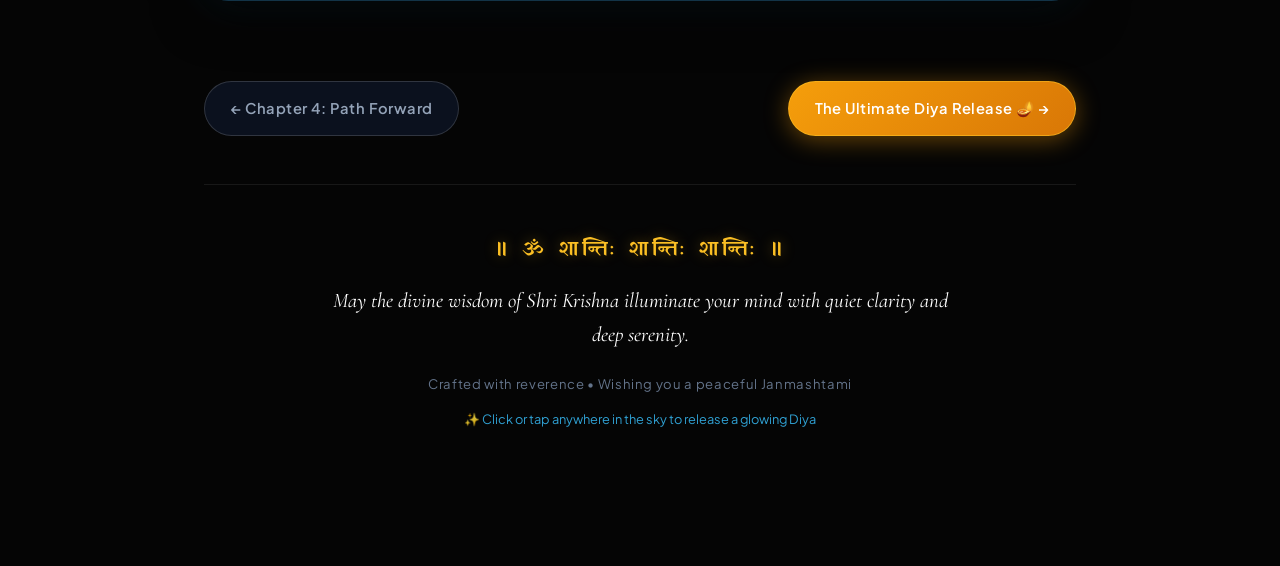
<file: chapter5.html>
<!DOCTYPE html>
<html lang="en">
<head>
  <meta charset="UTF-8" />
  <meta http-equiv="refresh" content="0; url=index.html#chapter5" />
  <title>Chapter 5: The Sacred Refuge • The Bhagavad Gita Meditative Sanctuary</title>
  <script>
    window.location.replace("index.html#chapter5");
  </script>
</head>
<body style="background: #050505; color: #ffffff; font-family: sans-serif; text-align: center; padding-top: 20vh;">
  <p>Entering Chapter 5: The Sacred Refuge...</p>
  <p><a href="index.html#chapter5" style="color: #38bdf8;">Click here if not redirected automatically</a></p>
</body>
</html>
</file>
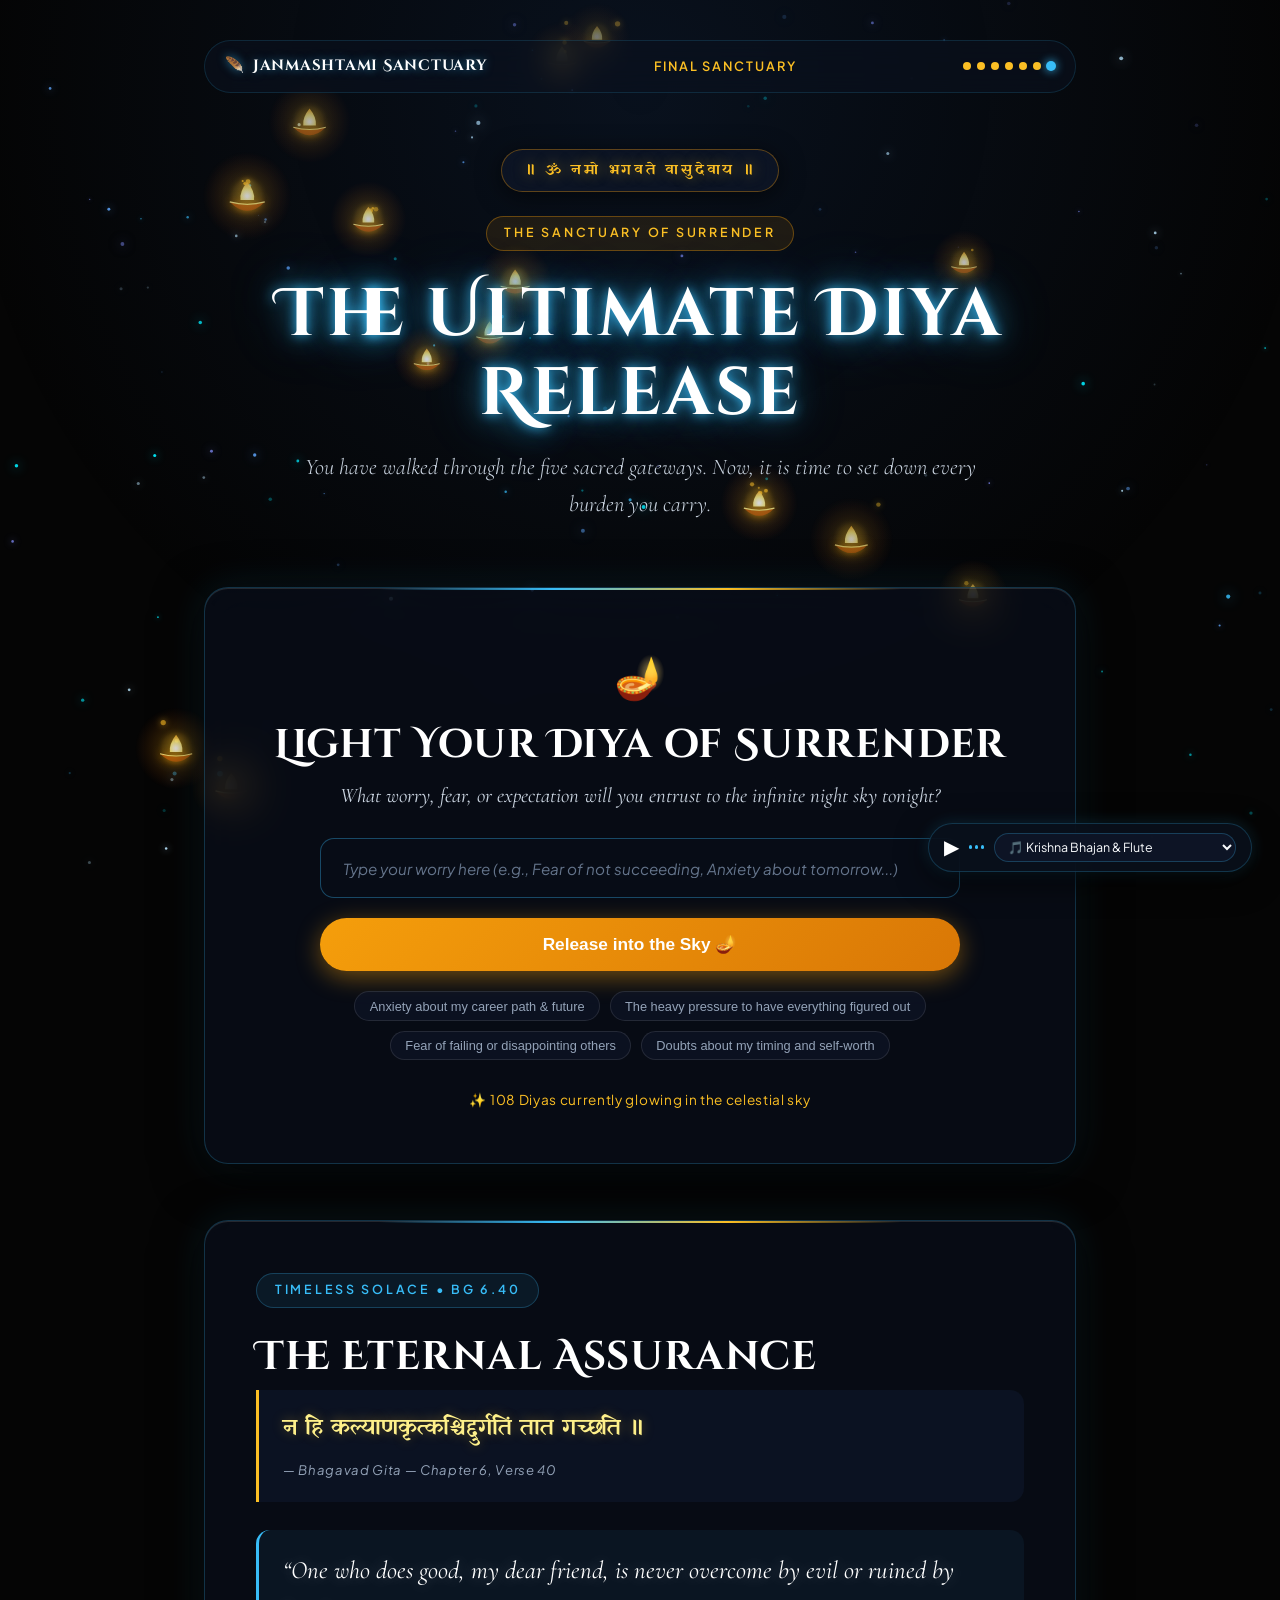
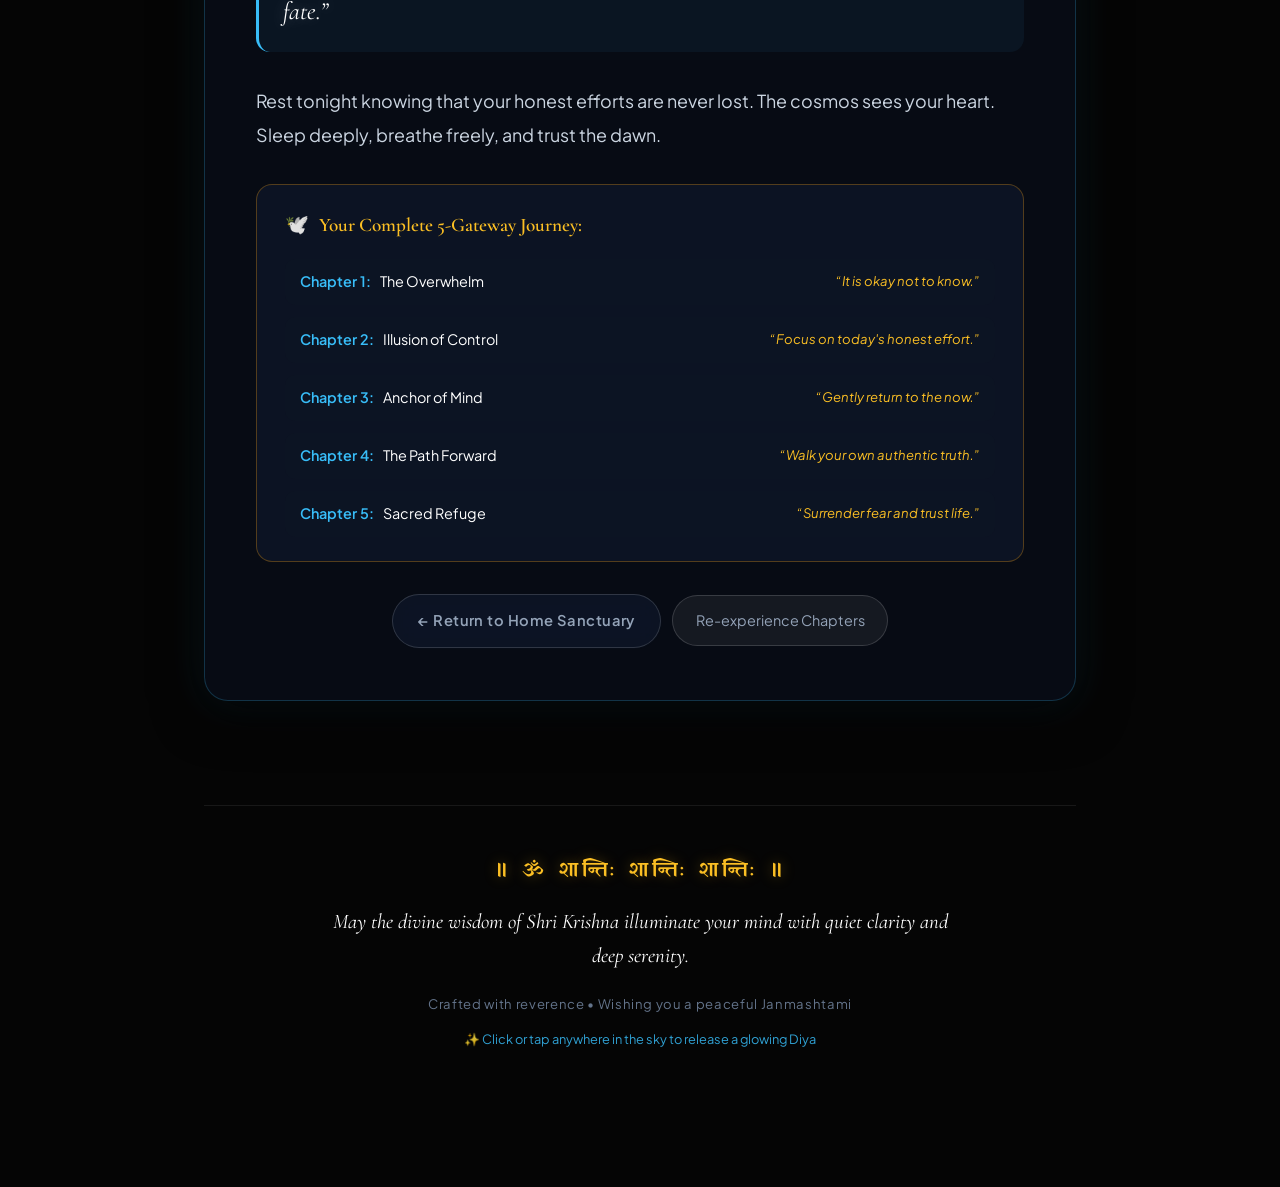
<file: final.html>
<!DOCTYPE html>
<html lang="en">
<head>
  <meta charset="UTF-8" />
  <meta http-equiv="refresh" content="0; url=index.html#final" />
  <title>The Sanctuary of Surrender • Ultimate Diya Release</title>
  <script>
    window.location.replace("index.html#final");
  </script>
</head>
<body style="background: #050505; color: #ffffff; font-family: sans-serif; text-align: center; padding-top: 20vh;">
  <p>Entering The Sanctuary of Surrender & Diya Release...</p>
  <p><a href="index.html#final" style="color: #38bdf8;">Click here if not redirected automatically</a></p>
</body>
</html>
</file>
<file: assets/css/style.css>
/* ==========================================================================
   🪔 THE BHAGAVAD GITA MEDITATIVE SANCTUARY - UNIFIED STYLE SHEET 🪔
   Deep Pitch-Black (#050505) • Electric-Blue Stars • Floating Golden Diyas
   ========================================================================== */

:root {
  --bg-pitch-black: #050505;
  --bg-card: rgba(10, 16, 28, 0.68);
  --bg-card-hover: rgba(15, 23, 42, 0.82);
  --border-starlight: rgba(56, 189, 248, 0.22);
  --border-gold: rgba(245, 158, 11, 0.35);
  
  --blue-electric: #38bdf8;
  --blue-electric-glow: rgba(56, 189, 248, 0.65);
  
  --gold-warm: #fbbf24;
  --gold-deep: #f59e0b;
  --gold-glow: rgba(251, 191, 36, 0.45);
  
  --text-pure: #ffffff;
  --text-soft: #f8fafc;
  --text-body: #cbd5e1;
  --text-muted: #94a3b8;
  --text-dim: #64748b;
  
  --font-display: 'Cinzel Decorative', Georgia, serif;
  --font-calligraphy: 'Great Vibes', cursive;
  --font-serif: 'Cormorant Garamond', Georgia, serif;
  --font-sanskrit: 'Yatra One', 'Cormorant Garamond', serif;
  --font-sans: 'Plus Jakarta Sans', -apple-system, BlinkMacSystemFont, sans-serif;
}

* {
  margin: 0;
  padding: 0;
  box-sizing: border-box;
  -webkit-font-smoothing: antialiased;
  -moz-osx-font-smoothing: grayscale;
}

html {
  scroll-behavior: smooth;
  background-color: var(--bg-pitch-black);
  color: var(--text-soft);
  font-family: var(--font-sans);
}

body {
  background-color: var(--bg-pitch-black);
  min-height: 100vh;
  overflow-x: hidden;
  position: relative;
  line-height: 1.75;
  cursor: default;
}

::selection {
  background: rgba(56, 189, 248, 0.35);
  color: #ffffff;
}

/* Custom Scrollbar */
::-webkit-scrollbar {
  width: 6px;
}
::-webkit-scrollbar-track {
  background: #050505;
}
::-webkit-scrollbar-thumb {
  background: rgba(56, 189, 248, 0.3);
  border-radius: 999px;
}
::-webkit-scrollbar-thumb:hover {
  background: rgba(56, 189, 248, 0.6);
}

/* ==========================================================================
   CANVAS & AMBIENT DEPTH
   ========================================================================== */
#night-sky-canvas {
  position: fixed;
  top: 0;
  left: 0;
  width: 100vw;
  height: 100vh;
  pointer-events: none;
  z-index: 0;
}

.ambient-radial-glow {
  position: fixed;
  top: 0;
  left: 50%;
  transform: translateX(-50%);
  width: 100vw;
  height: 80vh;
  background: radial-gradient(circle at 50% 12%, rgba(14, 34, 64, 0.42) 0%, rgba(5, 5, 5, 0) 75%);
  pointer-events: none;
  z-index: 1;
}

/* ==========================================================================
   SANCTUARY LAYOUT CONTAINER
   ========================================================================== */
.sanctuary-container {
  position: relative;
  z-index: 2;
  width: 100%;
  max-width: 920px;
  margin: 0 auto;
  padding: 2.5rem 1.5rem 7rem;
  display: flex;
  flex-direction: column;
  align-items: center;
}

/* ==========================================================================
   NAVIGATION BAR (TOP PERSISTENT HEADER)
   ========================================================================== */
.top-nav-bar {
  width: 100%;
  display: flex;
  justify-content: space-between;
  align-items: center;
  margin-bottom: 2rem;
  padding: 0.75rem 1.25rem;
  background: rgba(11, 18, 30, 0.6);
  border: 1px solid rgba(56, 189, 248, 0.15);
  border-radius: 999px;
  backdrop-filter: blur(14px);
  -webkit-backdrop-filter: blur(14px);
}

.nav-home-link {
  color: #ffffff;
  text-decoration: none;
  font-family: var(--font-display);
  font-size: 0.95rem;
  font-weight: 700;
  letter-spacing: 0.05em;
  display: flex;
  align-items: center;
  gap: 0.5rem;
  text-shadow: 0 0 10px rgba(56, 189, 248, 0.6);
  transition: all 0.2s ease;
}

.nav-home-link:hover {
  color: var(--blue-electric);
  text-shadow: 0 0 15px rgba(56, 189, 248, 0.9);
}

.nav-chapter-indicator {
  font-size: 0.8rem;
  color: var(--gold-warm);
  letter-spacing: 0.15em;
  text-transform: uppercase;
  font-weight: 600;
}

.nav-progress-dots {
  display: flex;
  gap: 6px;
  align-items: center;
}

.progress-dot {
  width: 8px;
  height: 8px;
  border-radius: 50%;
  background: rgba(255, 255, 255, 0.2);
  text-decoration: none;
  transition: all 0.25s ease;
}

.progress-dot.active {
  background: var(--blue-electric);
  box-shadow: 0 0 8px var(--blue-electric);
  transform: scale(1.25);
}

.progress-dot.completed {
  background: var(--gold-warm);
}

/* ==========================================================================
   HERO & DIVINE GREETING
   ========================================================================== */
.hero-header {
  width: 100%;
  text-align: center;
  padding: 1.5rem 1rem 2.5rem;
  display: flex;
  flex-direction: column;
  align-items: center;
}

.sanskrit-invocation {
  display: inline-flex;
  align-items: center;
  gap: 0.5rem;
  padding: 0.45rem 1.4rem;
  border-radius: 9999px;
  background: rgba(15, 23, 42, 0.7);
  border: 1px solid var(--border-gold);
  color: var(--gold-warm);
  font-family: var(--font-sanskrit);
  font-size: 0.95rem;
  letter-spacing: 0.18em;
  text-shadow: 0 0 14px rgba(251, 191, 36, 0.5);
  margin-bottom: 1.5rem;
  backdrop-filter: blur(16px);
  box-shadow: 0 4px 25px rgba(0, 0, 0, 0.6);
  animation: floatSlow 6s ease-in-out infinite;
}

.divine-emblem {
  width: 74px;
  height: 74px;
  margin-bottom: 1.25rem;
  filter: drop-shadow(0 0 20px rgba(56, 189, 248, 0.7)) drop-shadow(0 0 35px rgba(251, 191, 36, 0.35));
  animation: divinePulse 4s ease-in-out infinite alternate;
}

.main-title {
  font-family: var(--font-display);
  font-size: clamp(2.3rem, 6.2vw, 4.2rem);
  font-weight: 700;
  color: #ffffff;
  letter-spacing: 0.04em;
  line-height: 1.18;
  margin-bottom: 1rem;
  text-shadow: 
    0 0 12px rgba(56, 189, 248, 0.95),
    0 0 30px rgba(56, 189, 248, 0.65),
    0 0 60px rgba(56, 189, 248, 0.4);
}

.hero-subtitle {
  font-family: var(--font-serif);
  font-size: clamp(1.15rem, 2.4vw, 1.4rem);
  font-weight: 300;
  color: #cbd5e1;
  max-width: 680px;
  margin: 0 auto 1.5rem;
  line-height: 1.65;
  font-style: italic;
}

/* ==========================================================================
   GLASSMORPHIC CARDS & SANCTUARY SECTIONS
   ========================================================================== */
.sanctuary-card {
  width: 100%;
  background: var(--bg-card);
  border: 1px solid var(--border-starlight);
  border-radius: 24px;
  padding: clamp(2rem, 5vw, 3.2rem);
  margin-bottom: 3.5rem;
  backdrop-filter: blur(20px);
  -webkit-backdrop-filter: blur(20px);
  box-shadow: 
    0 12px 50px rgba(0, 0, 0, 0.7),
    0 0 40px rgba(56, 189, 248, 0.12),
    inset 0 1px 0 rgba(255, 255, 255, 0.12);
  transition: transform 0.4s ease, border-color 0.4s ease, box-shadow 0.4s ease;
  position: relative;
  overflow: hidden;
}

.sanctuary-card::before {
  content: '';
  position: absolute;
  top: 0;
  left: 50%;
  transform: translateX(-50%);
  width: 60%;
  height: 2px;
  background: linear-gradient(90deg, transparent, var(--blue-electric), var(--gold-warm), transparent);
}

.card-top-tag {
  display: inline-flex;
  align-items: center;
  gap: 0.5rem;
  font-size: 0.78rem;
  text-transform: uppercase;
  letter-spacing: 0.22em;
  color: var(--blue-electric);
  font-weight: 600;
  background: rgba(56, 189, 248, 0.08);
  border: 1px solid rgba(56, 189, 248, 0.25);
  padding: 0.35rem 1.1rem;
  border-radius: 999px;
  margin-bottom: 1.5rem;
}

.card-title {
  font-family: var(--font-display);
  font-size: clamp(1.75rem, 4vw, 2.5rem);
  color: #ffffff;
  margin-bottom: 0.5rem;
  letter-spacing: 0.02em;
  line-height: 1.25;
}

.card-subtitle {
  font-family: var(--font-serif);
  font-size: clamp(1.1rem, 2.2vw, 1.3rem);
  color: var(--blue-electric);
  font-style: italic;
  margin-bottom: 1.75rem;
}

/* ==========================================================================
   SANSKRIT SHLOKA & DIRECT VERSE QUOTE
   ========================================================================== */
.shloka-box {
  background: rgba(14, 23, 42, 0.65);
  border-left: 3.5px solid var(--gold-warm);
  padding: 1.25rem 1.5rem;
  border-radius: 0 14px 14px 0;
  margin-bottom: 1.75rem;
}

.shloka-text {
  font-family: var(--font-sanskrit);
  font-size: clamp(1.1rem, 2.2vw, 1.35rem);
  color: #fef08a;
  line-height: 1.85;
  white-space: pre-line;
  text-shadow: 0 0 12px rgba(251, 191, 36, 0.35);
}

.shloka-ref {
  font-size: 0.82rem;
  color: var(--text-muted);
  margin-top: 0.6rem;
  font-style: italic;
  letter-spacing: 0.05em;
}

.verse-quote-box {
  font-family: var(--font-serif);
  font-size: clamp(1.2rem, 2.6vw, 1.55rem);
  color: #ffffff;
  font-style: italic;
  line-height: 1.65;
  margin-bottom: 2rem;
  padding: 1.25rem 1.5rem;
  background: rgba(56, 189, 248, 0.06);
  border-radius: 14px;
  border-left: 3.5px solid var(--blue-electric);
  text-shadow: 0 0 15px rgba(255, 255, 255, 0.3);
}

/* ==========================================================================
   MEANING & ACTIONABLE TAKEAWAYS
   ========================================================================== */
.meaning-section {
  margin-bottom: 2rem;
}

.meaning-heading {
  font-family: var(--font-serif);
  font-size: 1.2rem;
  font-weight: 600;
  color: var(--text-soft);
  margin-bottom: 0.75rem;
  letter-spacing: 0.03em;
}

.meaning-paragraphs {
  display: flex;
  flex-direction: column;
  gap: 1.15rem;
  font-size: clamp(1.02rem, 1.9vw, 1.12rem);
  color: var(--text-body);
  line-height: 1.9;
}

.takeaway-box {
  background: rgba(15, 23, 42, 0.75);
  border: 1px solid rgba(245, 158, 11, 0.3);
  border-radius: 16px;
  padding: 1.5rem 1.75rem;
  margin-bottom: 2rem;
}

.takeaway-title {
  display: flex;
  align-items: center;
  gap: 0.6rem;
  font-family: var(--font-serif);
  font-size: 1.2rem;
  font-weight: 600;
  color: var(--gold-warm);
  margin-bottom: 1rem;
}

.takeaway-list {
  list-style: none;
  display: flex;
  flex-direction: column;
  gap: 0.85rem;
}

.takeaway-item {
  display: flex;
  align-items: flex-start;
  gap: 0.75rem;
  font-size: 0.98rem;
  color: #cbd5e1;
  line-height: 1.7;
}

.takeaway-bullet {
  color: var(--gold-warm);
  font-size: 1.1rem;
  line-height: 1.2;
  flex-shrink: 0;
}

/* ==========================================================================
   MANTRA BADGE & COPY ACTION
   ========================================================================== */
.card-bottom-bar {
  display: flex;
  flex-wrap: wrap;
  justify-content: space-between;
  align-items: center;
  gap: 1rem;
  padding-top: 1.25rem;
  border-top: 1px solid rgba(255, 255, 255, 0.08);
}

.mantra-badge {
  display: inline-flex;
  align-items: center;
  gap: 0.6rem;
  padding: 0.55rem 1.35rem;
  border-radius: 999px;
  background: rgba(56, 189, 248, 0.1);
  border: 1px solid rgba(56, 189, 248, 0.28);
  color: var(--blue-electric);
  font-size: 0.9rem;
  font-style: italic;
}

.action-btn-pill {
  background: rgba(255, 255, 255, 0.06);
  border: 1px solid rgba(255, 255, 255, 0.15);
  color: var(--text-muted);
  padding: 0.45rem 1rem;
  border-radius: 999px;
  font-size: 0.82rem;
  cursor: pointer;
  display: inline-flex;
  align-items: center;
  gap: 0.4rem;
  transition: all 0.2s ease;
  text-decoration: none;
}

.action-btn-pill:hover {
  background: rgba(56, 189, 248, 0.2);
  border-color: var(--blue-electric);
  color: #ffffff;
}

/* ==========================================================================
   PAGE NAVIGATION BUTTONS (PREV / NEXT STEPPER)
   ========================================================================== */
.chapter-stepper-nav {
  width: 100%;
  display: flex;
  justify-content: space-between;
  align-items: center;
  gap: 1rem;
  margin-top: 1.5rem;
}

.stepper-btn {
  display: inline-flex;
  align-items: center;
  gap: 0.6rem;
  padding: 0.85rem 1.6rem;
  border-radius: 999px;
  font-size: 0.92rem;
  font-weight: 600;
  letter-spacing: 0.03em;
  text-decoration: none;
  transition: all 0.3s ease;
  backdrop-filter: blur(12px);
}

.stepper-btn.prev {
  background: rgba(15, 23, 42, 0.7);
  border: 1px solid rgba(255, 255, 255, 0.15);
  color: var(--text-muted);
}

.stepper-btn.prev:hover {
  background: rgba(56, 189, 248, 0.15);
  border-color: var(--blue-electric);
  color: #ffffff;
  transform: translateX(-3px);
}

.stepper-btn.next {
  background: linear-gradient(135deg, rgba(56, 189, 248, 0.85), rgba(30, 64, 175, 0.85));
  border: 1px solid rgba(56, 189, 248, 0.5);
  color: #ffffff;
  box-shadow: 0 4px 20px rgba(56, 189, 248, 0.3);
}

.stepper-btn.next:hover {
  transform: translateX(3px);
  box-shadow: 0 6px 30px rgba(56, 189, 248, 0.5);
}

.stepper-btn.final-glow {
  background: linear-gradient(135deg, #f59e0b, #d97706);
  border: 1px solid rgba(251, 191, 36, 0.6);
  color: #ffffff;
  box-shadow: 0 4px 25px rgba(245, 158, 11, 0.4);
}

.stepper-btn.final-glow:hover {
  transform: translateY(-2px) scale(1.02);
  box-shadow: 0 8px 35px rgba(245, 158, 11, 0.6);
}

/* ==========================================================================
   BREATHING PACER ENGINE (FOR INDEX.HTML)
   ========================================================================== */
.breathing-section {
  width: 100%;
  max-width: 520px;
  margin: 1rem auto 3.5rem;
  display: flex;
  flex-direction: column;
  align-items: center;
  justify-content: center;
  text-align: center;
}

.breath-circle-container {
  position: relative;
  width: 150px;
  height: 150px;
  display: flex;
  justify-content: center;
  align-items: center;
  margin-bottom: 1.25rem;
  cursor: pointer;
}

.breath-ring-outer {
  position: absolute;
  width: 100%;
  height: 100%;
  border-radius: 50%;
  border: 1.5px dashed rgba(56, 189, 248, 0.35);
  animation: rotateRing 30s linear infinite;
}

.breath-circle-glow {
  position: absolute;
  width: 90px;
  height: 90px;
  border-radius: 50%;
  background: radial-gradient(circle, rgba(56, 189, 248, 0.3) 0%, rgba(251, 191, 36, 0.15) 60%, transparent 80%);
  box-shadow: 0 0 30px rgba(56, 189, 248, 0.4), inset 0 0 20px rgba(251, 191, 36, 0.3);
  border: 1px solid rgba(255, 255, 255, 0.4);
  transition: transform 4s cubic-bezier(0.4, 0, 0.2, 1), box-shadow 4s ease;
  display: flex;
  align-items: center;
  justify-content: center;
}

.breath-circle-glow.inhale {
  transform: scale(1.45);
  box-shadow: 0 0 50px rgba(56, 189, 248, 0.8), 0 0 80px rgba(251, 191, 36, 0.4);
}
.breath-circle-glow.hold {
  transform: scale(1.45);
  box-shadow: 0 0 45px rgba(251, 191, 36, 0.7), 0 0 75px rgba(56, 189, 248, 0.35);
}
.breath-circle-glow.exhale {
  transform: scale(0.9);
  box-shadow: 0 0 20px rgba(56, 189, 248, 0.25);
}
.breath-circle-glow.rest {
  transform: scale(0.9);
  box-shadow: 0 0 15px rgba(56, 189, 248, 0.15);
}

.breath-center-icon {
  font-size: 1.5rem;
  user-select: none;
}

.breath-status-text {
  font-family: var(--font-serif);
  font-size: 1.35rem;
  color: #ffffff;
  min-height: 2rem;
  transition: opacity 0.5s ease;
  text-shadow: 0 0 15px rgba(255, 255, 255, 0.5);
  text-align: center;
  width: 100%;
  margin: 0 auto;
}

.breath-hint-text {
  font-size: 0.84rem;
  color: var(--text-muted);
  margin: 0.35rem auto 0;
  text-align: center;
  width: 100%;
  display: block;
}

/* ==========================================================================
   FINAL SURRENDER DIYA RITUAL STYLES
   ========================================================================== */
.ritual-card {
  text-align: center;
}

.ritual-form {
  display: flex;
  flex-direction: column;
  gap: 1.25rem;
  max-width: 640px;
  margin: 1.5rem auto 0;
}

.ritual-input {
  width: 100%;
  background: rgba(8, 13, 24, 0.9);
  border: 1px solid rgba(56, 189, 248, 0.35);
  border-radius: 14px;
  padding: 1.15rem 1.4rem;
  color: #ffffff;
  font-size: 1.05rem;
  font-family: var(--font-sans);
  outline: none;
  transition: all 0.3s ease;
}

.ritual-input:focus {
  border-color: var(--gold-warm);
  box-shadow: 0 0 20px rgba(251, 191, 36, 0.3);
}

.ritual-input::placeholder {
  color: var(--text-dim);
  font-style: italic;
  font-size: 0.95rem;
}

.ritual-submit-btn {
  background: linear-gradient(135deg, #f59e0b, #d97706);
  color: #ffffff;
  border: none;
  padding: 1rem 2rem;
  border-radius: 999px;
  font-size: 1.08rem;
  font-weight: 600;
  cursor: pointer;
  box-shadow: 0 6px 25px rgba(245, 158, 11, 0.45);
  transition: all 0.3s ease;
}

.ritual-submit-btn:hover {
  transform: translateY(-2px) scale(1.02);
  box-shadow: 0 8px 35px rgba(245, 158, 11, 0.65);
}

.preset-worries-grid {
  display: flex;
  flex-wrap: wrap;
  justify-content: center;
  gap: 0.6rem;
  margin-top: 1.25rem;
}

.preset-chip {
  background: rgba(15, 23, 42, 0.6);
  border: 1px solid rgba(255, 255, 255, 0.1);
  color: var(--text-muted);
  padding: 0.4rem 0.9rem;
  border-radius: 999px;
  font-size: 0.8rem;
  cursor: pointer;
  transition: all 0.2s ease;
}

.preset-chip:hover {
  background: rgba(245, 158, 11, 0.15);
  border-color: var(--gold-warm);
  color: #ffffff;
}

/* ==========================================================================
   FOOTER
   ========================================================================== */
.site-footer {
  width: 100%;
  text-align: center;
  padding: 3rem 1rem 1.5rem;
  display: flex;
  flex-direction: column;
  align-items: center;
  border-top: 1px solid rgba(255, 255, 255, 0.08);
  margin-top: 3rem;
}

.footer-sanskrit {
  font-family: var(--font-sanskrit);
  font-size: 1.25rem;
  color: var(--gold-warm);
  letter-spacing: 0.2em;
  margin-bottom: 1rem;
  text-shadow: 0 0 14px rgba(251, 191, 36, 0.35);
}

.footer-blessing {
  font-family: var(--font-serif);
  font-size: clamp(1.05rem, 2vw, 1.3rem);
  color: #ffffff;
  max-width: 640px;
  line-height: 1.65;
  margin-bottom: 1.25rem;
  font-style: italic;
}

.footer-subtext {
  font-size: 0.82rem;
  color: var(--text-dim);
  letter-spacing: 0.05em;
  margin-bottom: 0.75rem;
}

.footer-prompt {
  font-size: 0.8rem;
  color: var(--blue-electric);
  opacity: 0.85;
}

/* ==========================================================================
   FLOATING SOUND WIDGET
   ========================================================================== */
.sound-widget {
  position: fixed;
  bottom: 1.75rem;
  right: 1.75rem;
  z-index: 99;
  display: flex;
  align-items: center;
  gap: 0.6rem;
  background: rgba(10, 16, 28, 0.88);
  border: 1px solid var(--border-starlight);
  backdrop-filter: blur(18px);
  -webkit-backdrop-filter: blur(18px);
  padding: 0.55rem 0.95rem;
  border-radius: 999px;
  box-shadow: 0 8px 32px rgba(0, 0, 0, 0.75), 0 0 15px rgba(56, 189, 248, 0.2);
  transition: all 0.3s ease;
}

.sound-widget:hover {
  border-color: rgba(56, 189, 248, 0.5);
  box-shadow: 0 8px 35px rgba(0, 0, 0, 0.85), 0 0 25px rgba(56, 189, 248, 0.35);
}

.sound-btn {
  background: none;
  border: none;
  color: #ffffff;
  font-size: 1.25rem;
  cursor: pointer;
  display: flex;
  align-items: center;
  justify-content: center;
  outline: none;
  transition: transform 0.2s ease, color 0.2s ease;
}

.sound-btn:hover {
  color: var(--blue-electric);
  transform: scale(1.1);
}

.sound-bars {
  display: flex;
  align-items: center;
  gap: 3px;
  height: 16px;
}

.sound-bar {
  width: 3px;
  background: var(--blue-electric);
  border-radius: 2px;
  height: 4px;
  transition: height 0.2s ease;
}

.sound-widget.playing .sound-bar:nth-child(1) {
  animation: soundWave 1.2s ease-in-out infinite alternate;
}
.sound-widget.playing .sound-bar:nth-child(2) {
  animation: soundWave 1.5s ease-in-out infinite 0.2s alternate;
}
.sound-widget.playing .sound-bar:nth-child(3) {
  animation: soundWave 1.1s ease-in-out infinite 0.4s alternate;
}

.sound-mode-select {
  background: rgba(15, 23, 42, 0.8);
  border: 1px solid rgba(56, 189, 248, 0.25);
  color: var(--text-soft);
  font-size: 0.78rem;
  font-family: var(--font-sans);
  padding: 0.3rem 0.6rem;
  border-radius: 999px;
  outline: none;
  cursor: pointer;
}

/* ==========================================================================
   TOAST NOTIFICATION
   ========================================================================== */
.sanctuary-toast {
  position: fixed;
  top: 1.5rem;
  left: 50%;
  transform: translateX(-50%) translateY(-25px);
  background: rgba(14, 23, 42, 0.9);
  border: 1px solid var(--border-gold);
  color: var(--gold-warm);
  padding: 0.6rem 1.5rem;
  border-radius: 999px;
  font-size: 0.86rem;
  letter-spacing: 0.04em;
  backdrop-filter: blur(14px);
  box-shadow: 0 6px 25px rgba(0,0,0,0.7);
  opacity: 0;
  pointer-events: none;
  transition: all 0.4s ease;
  z-index: 100;
}

.sanctuary-toast.show {
  transform: translateX(-50%) translateY(0);
  opacity: 1;
}

/* ==========================================================================
   KEYFRAMES
   ========================================================================== */
@keyframes floatSlow {
  0%, 100% { transform: translateY(0px); }
  50% { transform: translateY(-7px); }
}

@keyframes divinePulse {
  0% {
    transform: scale(1);
    filter: drop-shadow(0 0 15px rgba(56, 189, 248, 0.6)) drop-shadow(0 0 30px rgba(251, 191, 36, 0.25));
  }
  100% {
    transform: scale(1.05);
    filter: drop-shadow(0 0 25px rgba(56, 189, 248, 0.9)) drop-shadow(0 0 45px rgba(251, 191, 36, 0.45));
  }
}

@keyframes rotateRing {
  from { transform: rotate(0deg); }
  to { transform: rotate(360deg); }
}

@keyframes soundWave {
  0% { height: 4px; }
  100% { height: 16px; }
}

/* ==========================================================================
   RESPONSIVE BREAKPOINTS
   ========================================================================== */
@media (max-width: 640px) {
  .sanctuary-container {
    padding: 1.75rem 1rem 5.5rem;
  }
  .sanctuary-card {
    padding: 1.6rem 1.15rem;
  }
  .takeaway-box {
    padding: 1.15rem;
  }
  .chapter-stepper-nav {
    flex-direction: column;
    gap: 0.75rem;
  }
  .stepper-btn {
    width: 100%;
    justify-content: center;
  }
  .sound-widget {
    bottom: 1rem;
    right: 1rem;
    padding: 0.45rem 0.75rem;
  }
}
</file>
